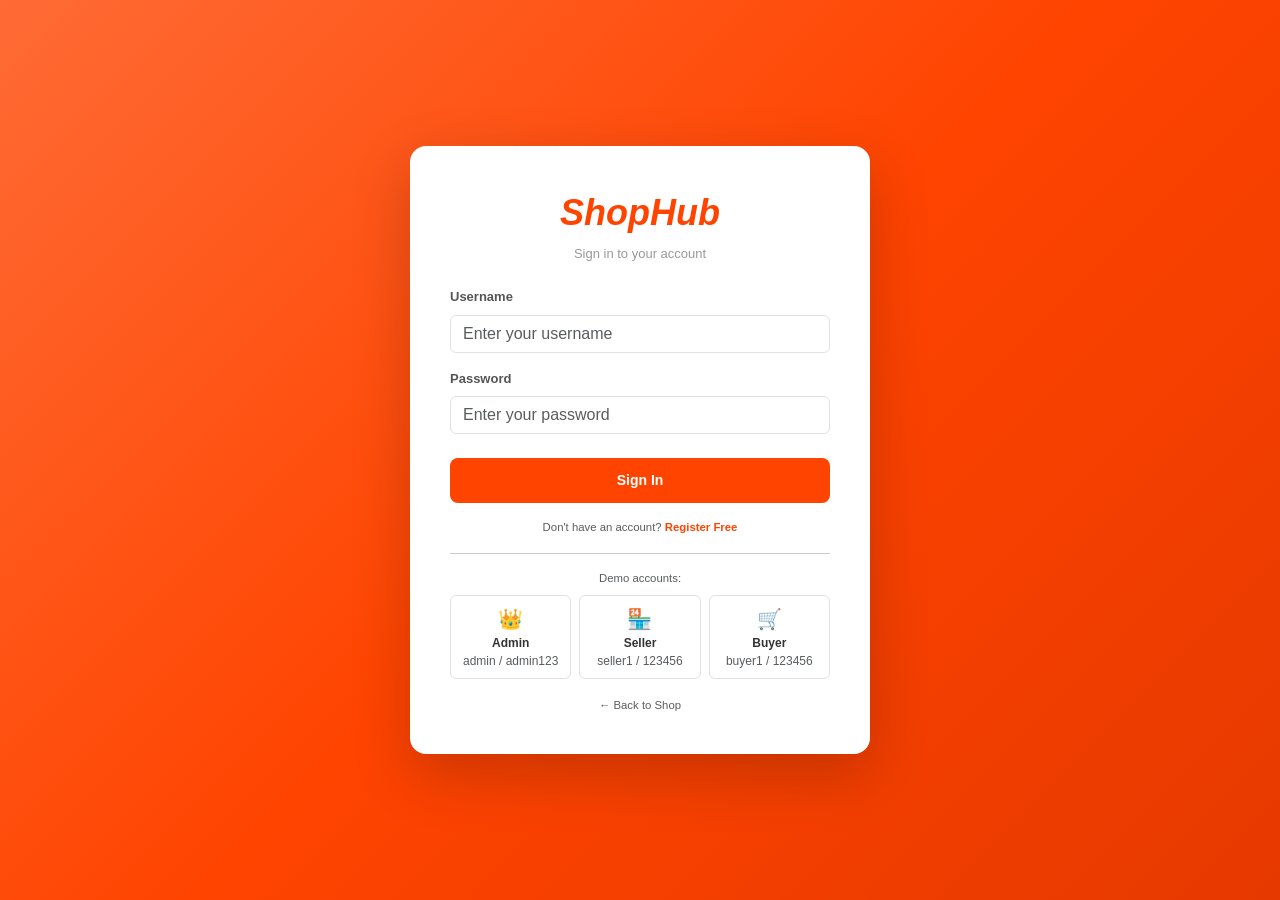
<file: login.html>
<!DOCTYPE html>
<html lang="en">
<head>
  <meta charset="UTF-8"/>
  <meta name="viewport" content="width=device-width, initial-scale=1.0"/>
  <title>Sign In — ShopHub</title>
  <link href="https://cdn.jsdelivr.net/npm/bootstrap@5.3.3/dist/css/bootstrap.min.css" rel="stylesheet"/>
  <link rel="stylesheet" href="/css/style.css"/>
</head>
<body>
<div class="auth-page">
  <div class="auth-card">
    <div class="auth-logo">ShopHub</div>
    <p class="auth-subtitle">Sign in to your account</p>

    <div id="error-msg" class="alert alert-danger py-2 d-none" role="alert"></div>

    <form id="login-form">
      <div class="mb-3">
        <label class="form-label">Username</label>
        <input type="text" id="username" class="form-control" placeholder="Enter your username" required autocomplete="username"/>
      </div>
      <div class="mb-4">
        <label class="form-label">Password</label>
        <input type="password" id="password" class="form-control" placeholder="Enter your password" required autocomplete="current-password"/>
      </div>
      <button type="submit" class="btn-auth mb-3">Sign In</button>
    </form>

    <div class="text-center text-muted small mb-3">
      Don't have an account? <a href="register.html" style="color:var(--primary);font-weight:600;">Register Free</a>
    </div>

    <hr class="my-3"/>
    <div class="text-muted small text-center mb-2">Demo accounts:</div>
    <div class="row g-2">
      <div class="col-4">
        <div class="demo-box text-center p-2 border rounded" style="cursor:pointer;font-size:12px;" onclick="fillDemo('admin','admin123')">
          <div style="font-size:20px;">👑</div>
          <div class="fw-bold">Admin</div>
          <div class="text-muted">admin / admin123</div>
        </div>
      </div>
      <div class="col-4">
        <div class="demo-box text-center p-2 border rounded" style="cursor:pointer;font-size:12px;" onclick="fillDemo('seller1','123456')">
          <div style="font-size:20px;">🏪</div>
          <div class="fw-bold">Seller</div>
          <div class="text-muted">seller1 / 123456</div>
        </div>
      </div>
      <div class="col-4">
        <div class="demo-box text-center p-2 border rounded" style="cursor:pointer;font-size:12px;" onclick="fillDemo('buyer1','123456')">
          <div style="font-size:20px;">🛒</div>
          <div class="fw-bold">Buyer</div>
          <div class="text-muted">buyer1 / 123456</div>
        </div>
      </div>
    </div>
    <div class="text-center mt-3">
      <a href="index.html" class="text-muted small">← Back to Shop</a>
    </div>
  </div>
</div>

<script src="/js/core/constants.js"></script>
<script src="/js/core/api.js"></script>
<script src="/js/core/auth.js"></script>
<script src="/js/core/utils.js"></script>
<script src="/js/pages/login.js"></script>
</body>
</html>
</file>
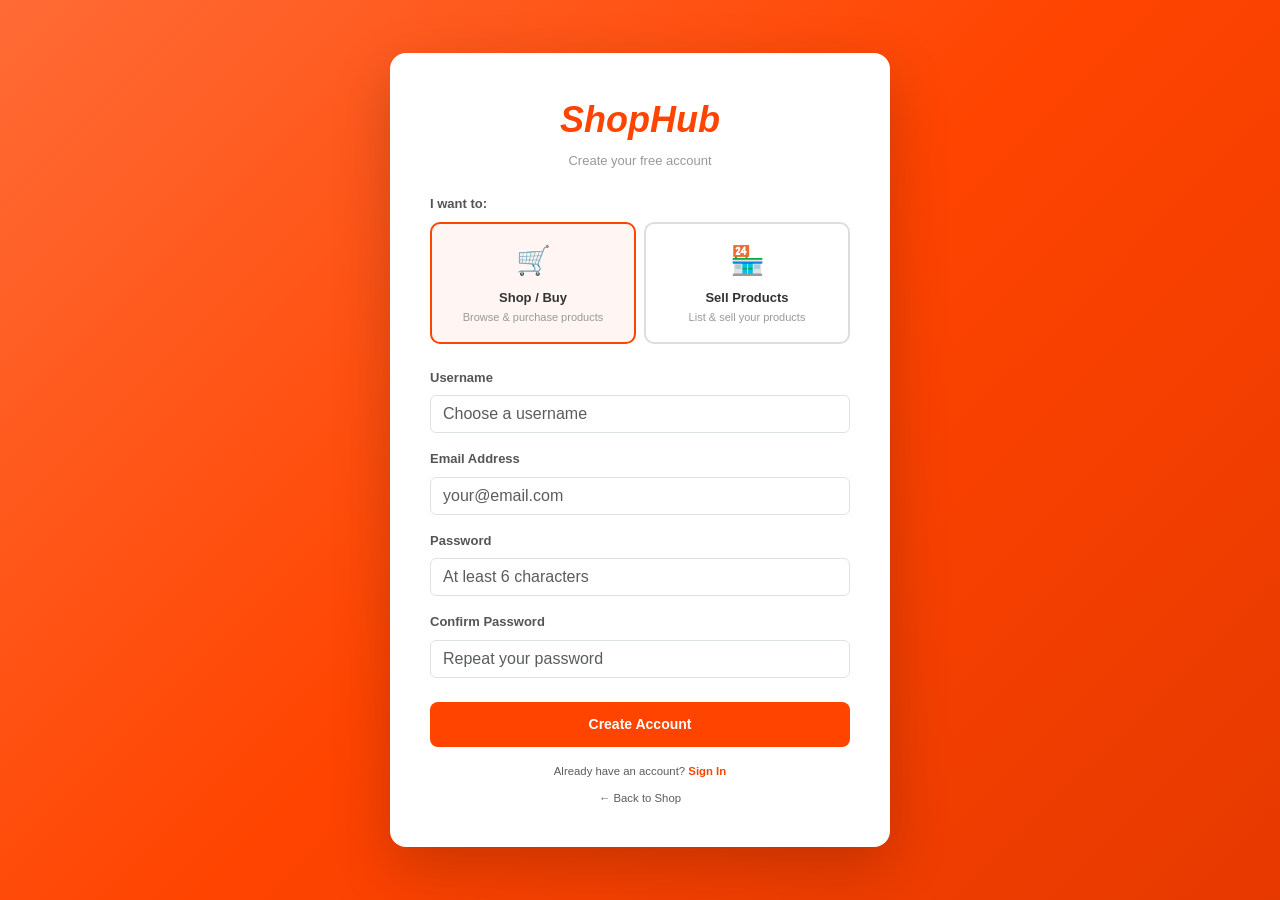
<file: register.html>
<!DOCTYPE html>
<html lang="en">
<head>
  <meta charset="UTF-8"/>
  <meta name="viewport" content="width=device-width, initial-scale=1.0"/>
  <title>Register — ShopHub</title>
  <link href="https://cdn.jsdelivr.net/npm/bootstrap@5.3.3/dist/css/bootstrap.min.css" rel="stylesheet"/>
  <link rel="stylesheet" href="/css/style.css"/>
</head>
<body>
<div class="auth-page">
  <div class="auth-card" style="max-width:500px">
    <div class="auth-logo">ShopHub</div>
    <p class="auth-subtitle">Create your free account</p>

    <div class="mb-4">
      <label class="form-label fw-bold">I want to:</label>
      <div class="row g-2">
        <div class="col-6">
          <button type="button" class="role-btn selected" id="role-buyer" onclick="selectRole('buyer')">
            <span class="role-emoji">🛒</span>
            <div class="role-name">Shop / Buy</div>
            <div class="role-desc">Browse &amp; purchase products</div>
          </button>
        </div>
        <div class="col-6">
          <button type="button" class="role-btn" id="role-seller" onclick="selectRole('seller')">
            <span class="role-emoji">🏪</span>
            <div class="role-name">Sell Products</div>
            <div class="role-desc">List &amp; sell your products</div>
          </button>
        </div>
      </div>
    </div>

    <div id="error-msg" class="alert alert-danger py-2 d-none"></div>

    <form id="register-form">
      <input type="hidden" id="selected-role" value="buyer"/>
      <div class="mb-3" id="shopname-field" style="display:none">
        <label class="form-label">Shop Name</label>
        <input type="text" id="shopname" class="form-control" placeholder="e.g. My Tech Store"/>
      </div>
      <div class="mb-3">
        <label class="form-label">Username</label>
        <input type="text" id="username" class="form-control" placeholder="Choose a username" required autocomplete="username"/>
      </div>
      <div class="mb-3">
        <label class="form-label">Email Address</label>
        <input type="email" id="email" class="form-control" placeholder="your@email.com" required autocomplete="email"/>
      </div>
      <div class="mb-3">
        <label class="form-label">Password</label>
        <input type="password" id="password" class="form-control" placeholder="At least 6 characters" required minlength="6" autocomplete="new-password"/>
      </div>
      <div class="mb-4">
        <label class="form-label">Confirm Password</label>
        <input type="password" id="confirm-password" class="form-control" placeholder="Repeat your password" required autocomplete="new-password"/>
      </div>
      <button type="submit" class="btn-auth mb-3">Create Account</button>
    </form>

    <div class="text-center text-muted small">
      Already have an account? <a href="/login.html" style="color:var(--primary);font-weight:600">Sign In</a>
    </div>
    <div class="text-center mt-2">
      <a href="/" class="text-muted small">← Back to Shop</a>
    </div>
  </div>
</div>

<script src="/js/core/constants.js"></script>
<script src="/js/core/api.js"></script>
<script src="/js/core/auth.js"></script>
<script src="/js/core/utils.js"></script>
<script src="/js/pages/register.js"></script>
</body>
</html>
</file>
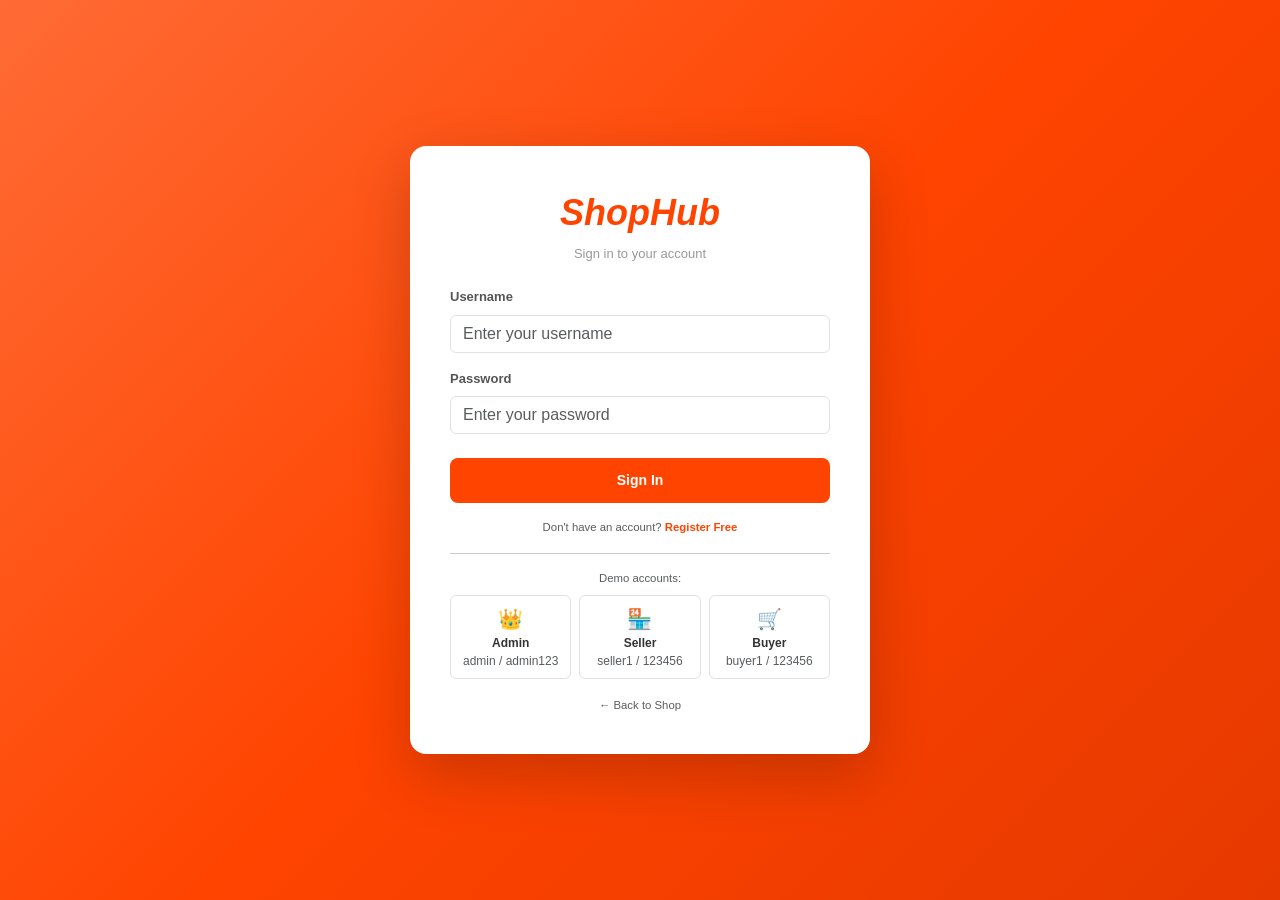
<file: pages/admin/announcements.html>
<!DOCTYPE html>
<html lang="en">
<head>
  <meta charset="UTF-8"/>
  <meta name="viewport" content="width=device-width, initial-scale=1.0"/>
  <title>Announcements — ShopHub</title>
  <link href="https://cdn.jsdelivr.net/npm/bootstrap@5.3.3/dist/css/bootstrap.min.css" rel="stylesheet"/>
  <link href="https://cdn.jsdelivr.net/npm/bootstrap-icons@1.11.3/font/bootstrap-icons.css" rel="stylesheet"/>
  <link rel="stylesheet" href="/css/style.css"/>
  <script>(function(){const s=localStorage.getItem('sh_session');if(!s){window.location.href='/login.html';return;}try{const p=JSON.parse(s);if(p.role!=='admin')window.location.href='/login.html';}catch{window.location.href='/login.html';}})()</script>
</head>
<body>
<div id="sh-nav"></div>

<div class="dash-page">
  <div class="dash-content">
    <div class="d-flex justify-content-between align-items-center mb-1">
      <div class="dash-title">📢 Announcements</div>
      <button class="btn btn-sm" style="background:var(--primary);color:#fff;" onclick="openModal()">
        <i class="bi bi-plus-circle me-1"></i> New Announcement
      </button>
    </div>
    <div class="dash-subtitle">Posts shown on the storefront homepage</div>

    <div class="table-card">
      <div class="card-heading">
        <span>Published</span>
        <span id="ann-count" class="text-muted small fw-normal"></span>
      </div>
      <div id="ann-empty" class="empty-state" style="display:none">
        <div class="empty-icon">📢</div>
        <div class="empty-text">No announcements yet</div>
        <div class="empty-sub">Click "New Announcement" to publish one</div>
      </div>
      <div id="ann-list"></div>
    </div>
  </div>
</div>

<!-- Add modal -->
<div class="modal fade" id="annModal" tabindex="-1">
  <div class="modal-dialog">
    <div class="modal-content">
      <div class="modal-header">
        <h5 class="modal-title">New Announcement</h5>
        <button class="btn-close" data-bs-dismiss="modal"></button>
      </div>
      <div class="modal-body">
        <div class="mb-3">
          <label class="form-label fw-bold">Title <span class="text-danger">*</span></label>
          <input type="text" id="a-title" class="form-control" placeholder="e.g. 🎉 Spring Sale is Live!" maxlength="200"/>
        </div>
        <div class="mb-3">
          <label class="form-label fw-bold">Content</label>
          <textarea id="a-content" class="form-control" rows="4" placeholder="Optional details visible to all visitors…"></textarea>
        </div>
      </div>
      <div class="modal-footer">
        <button class="btn btn-secondary" data-bs-dismiss="modal">Cancel</button>
        <button class="btn text-white" style="background:var(--primary)" onclick="saveAnn()">Publish</button>
      </div>
    </div>
  </div>
</div>

<!-- Delete modal -->
<div class="modal fade" id="delModal" tabindex="-1">
  <div class="modal-dialog modal-sm">
    <div class="modal-content">
      <div class="modal-header"><h5 class="modal-title">Delete announcement?</h5><button class="btn-close" data-bs-dismiss="modal"></button></div>
      <div class="modal-body">This will remove it from the storefront immediately.</div>
      <div class="modal-footer">
        <button class="btn btn-secondary btn-sm" data-bs-dismiss="modal">Cancel</button>
        <button class="btn btn-danger btn-sm" id="confirm-del-btn">Delete</button>
      </div>
    </div>
  </div>
</div>

<script src="https://cdn.jsdelivr.net/npm/bootstrap@5.3.3/dist/js/bootstrap.bundle.min.js"></script>
<script src="/js/core/constants.js"></script>
<script src="/js/core/api.js"></script>
<script src="/js/core/auth.js"></script>
<script src="/js/core/utils.js"></script>
<script src="/js/components/nav.js"></script>
<script src="/js/pages/admin/announcements.js"></script>
</body>
</html>
</file>
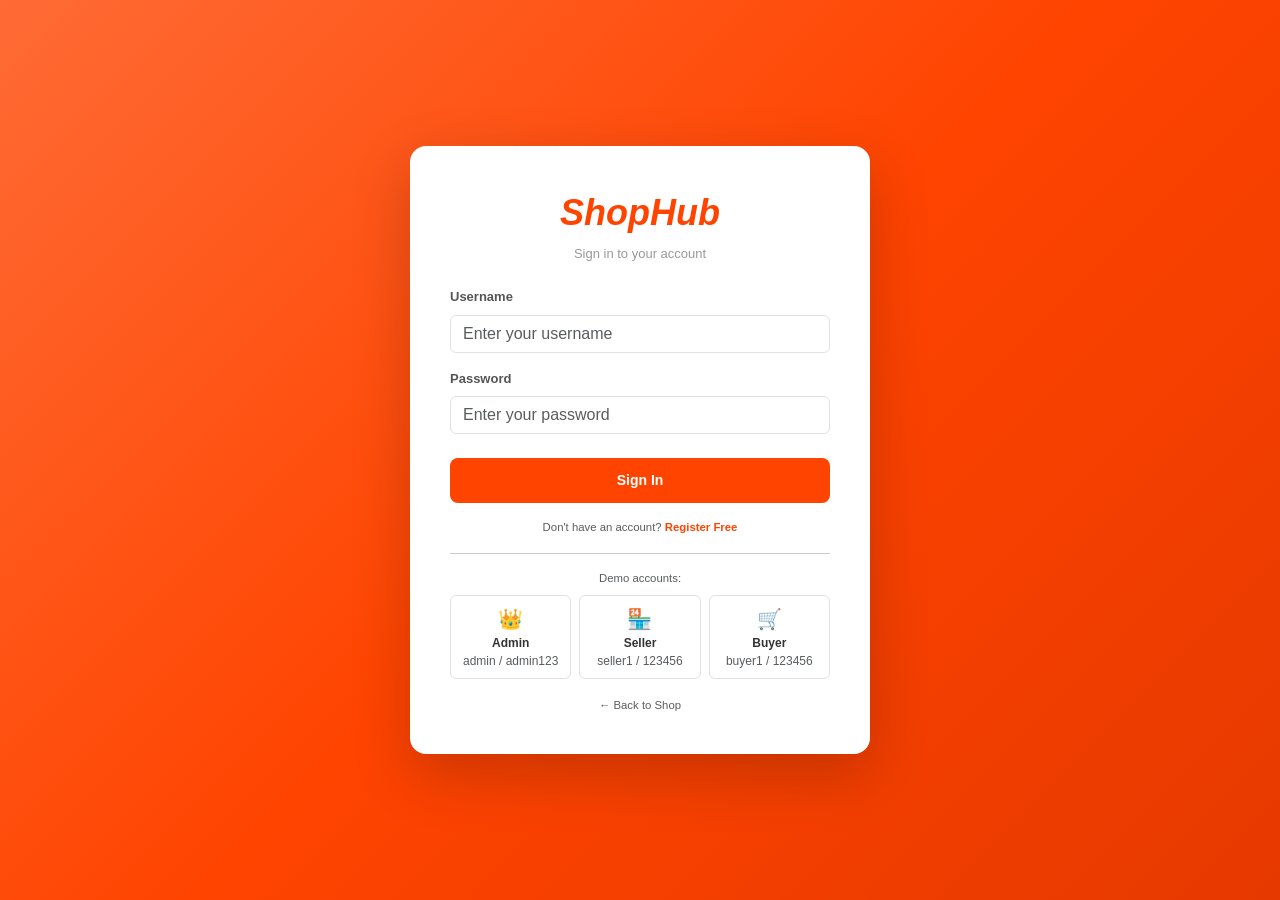
<file: pages/admin/dashboard.html>
<!DOCTYPE html>
<html lang="en">
<head>
  <meta charset="UTF-8"/>
  <meta name="viewport" content="width=device-width, initial-scale=1.0"/>
  <title>Admin Dashboard — ShopHub</title>
  <link href="https://cdn.jsdelivr.net/npm/bootstrap@5.3.3/dist/css/bootstrap.min.css" rel="stylesheet"/>
  <link href="https://cdn.jsdelivr.net/npm/bootstrap-icons@1.11.3/font/bootstrap-icons.css" rel="stylesheet"/>
  <link rel="stylesheet" href="/css/style.css"/>
  <script>(function(){const s=localStorage.getItem('sh_session');if(!s){window.location.href='/login.html';return;}try{const p=JSON.parse(s);if(p.role!=='admin')window.location.href='/login.html';}catch{window.location.href='/login.html';}})()</script>
</head>
<body>
<div id="sh-nav"></div>

<div class="dash-page">
  <div class="dash-content">
    <div class="dash-title">👑 Admin Dashboard</div>
    <div class="dash-subtitle">System overview and management</div>

    <div class="row g-3 mb-4">
      <div class="col-6 col-md-2"><div class="stat-card orange"><div><div class="stat-value" id="st-users">0</div><div class="stat-label">Total Users</div></div></div></div>
      <div class="col-6 col-md-2"><div class="stat-card green"><div><div class="stat-value" id="st-sellers">0</div><div class="stat-label">Sellers</div></div></div></div>
      <div class="col-6 col-md-2"><div class="stat-card blue"><div><div class="stat-value" id="st-buyers">0</div><div class="stat-label">Buyers</div></div></div></div>
      <div class="col-6 col-md-2"><div class="stat-card purple"><div><div class="stat-value" id="st-products">0</div><div class="stat-label">Products</div></div></div></div>
      <div class="col-6 col-md-2"><div class="stat-card teal"><div><div class="stat-value" id="st-orders">0</div><div class="stat-label">Orders</div></div></div></div>
      <div class="col-6 col-md-2"><div class="stat-card orange"><div><div class="stat-value" id="st-disabled">0</div><div class="stat-label">Disabled</div></div></div></div>
    </div>

    <div class="row g-3">
      <div class="col-md-4">
        <div class="table-card h-100">
          <div class="card-heading">Quick Actions</div>
          <div class="d-grid gap-2">
            <a href="/pages/admin/users.html"         class="btn btn-sm" style="background:var(--primary);color:#fff;"><i class="bi bi-people me-1"></i> Manage Users</a>
            <a href="/pages/admin/announcements.html" class="btn btn-outline-secondary btn-sm"><i class="bi bi-megaphone me-1"></i> Announcements</a>
            <a href="/"                               class="btn btn-outline-secondary btn-sm"><i class="bi bi-shop me-1"></i> View Storefront</a>
          </div>
          <hr/>
          <div class="text-muted small">
            <div class="fw-bold mb-2">Admin Credentials:</div>
            <div>Username: <code>admin</code></div>
            <div>Role: Built-in (cannot be disabled)</div>
          </div>
        </div>
      </div>
      <div class="col-md-8">
        <div class="table-card h-100">
          <div class="card-heading">Recent Registrations</div>
          <div class="table-responsive">
            <table class="table">
              <thead><tr><th>Username</th><th>Role</th><th>Email</th><th>Status</th><th>Joined</th></tr></thead>
              <tbody id="recent-users-tbody"></tbody>
            </table>
          </div>
        </div>
      </div>
    </div>
  </div>
</div>

<script src="/js/core/constants.js"></script>
<script src="/js/core/api.js"></script>
<script src="/js/core/auth.js"></script>
<script src="/js/core/utils.js"></script>
<script src="/js/components/nav.js"></script>
<script src="/js/pages/admin/dashboard.js"></script>
</body>
</html>
</file>
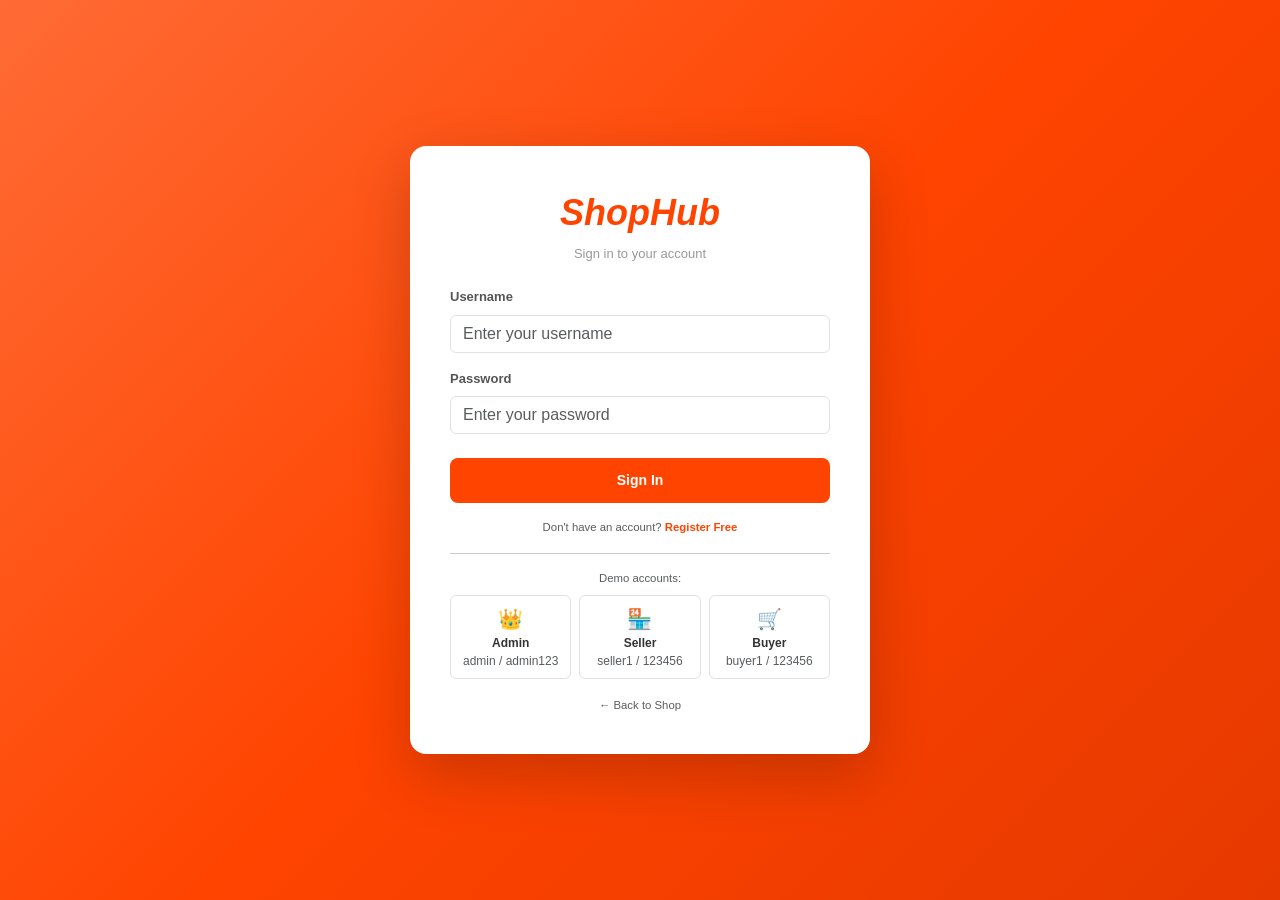
<file: pages/admin/users.html>
<!DOCTYPE html>
<html lang="en">
<head>
  <meta charset="UTF-8"/>
  <meta name="viewport" content="width=device-width, initial-scale=1.0"/>
  <title>User Management — ShopHub</title>
  <link href="https://cdn.jsdelivr.net/npm/bootstrap@5.3.3/dist/css/bootstrap.min.css" rel="stylesheet"/>
  <link href="https://cdn.jsdelivr.net/npm/bootstrap-icons@1.11.3/font/bootstrap-icons.css" rel="stylesheet"/>
  <link rel="stylesheet" href="/css/style.css"/>
  <script>(function(){const s=localStorage.getItem('sh_session');if(!s){window.location.href='/login.html';return;}try{const p=JSON.parse(s);if(p.role!=='admin')window.location.href='/login.html';}catch{window.location.href='/login.html';}})()</script>
</head>
<body>
<div id="sh-nav"></div>

<div class="dash-page">
  <div class="dash-content">
    <div class="dash-title">👥 User Management</div>
    <div class="dash-subtitle">Enable, disable and reset passwords for registered users</div>

    <div class="filter-bar mb-4 d-flex align-items-center gap-2 flex-wrap">
      <span class="fw-bold text-muted small me-2">Filter:</span>
      <button class="category-pill active" id="filter-all"      onclick="setFilter('')">All Users</button>
      <button class="category-pill"        id="filter-seller"   onclick="setFilter('seller')">Sellers</button>
      <button class="category-pill"        id="filter-buyer"    onclick="setFilter('buyer')">Buyers</button>
      <button class="category-pill"        id="filter-active"   onclick="setFilter('active')">Active</button>
      <button class="category-pill"        id="filter-disabled" onclick="setFilter('disabled')">Disabled</button>
      <div class="ms-auto">
        <input type="text" id="search-user" class="form-control form-control-sm" placeholder="Search username…" style="width:180px"/>
      </div>
    </div>

    <div class="table-card">
      <div class="card-heading">
        <span>Registered Users</span>
        <span id="user-count" class="text-muted small fw-normal"></span>
      </div>
      <div class="table-responsive">
        <table class="table">
          <thead>
            <tr><th>Username</th><th>Role</th><th>Email</th><th>Shop Name</th><th>Status</th><th>Joined</th><th>Actions</th></tr>
          </thead>
          <tbody id="users-tbody"></tbody>
        </table>
      </div>
      <div id="users-empty" class="empty-state" style="display:none">
        <div class="empty-icon">👥</div><div class="empty-text">No users found</div>
      </div>
    </div>
  </div>
</div>

<!-- Reset Password Modal -->
<div class="modal fade" id="resetModal" tabindex="-1">
  <div class="modal-dialog modal-sm">
    <div class="modal-content">
      <div class="modal-header"><h5 class="modal-title">Reset Password</h5><button class="btn-close" data-bs-dismiss="modal"></button></div>
      <div class="modal-body">
        Reset password for <strong id="reset-username"></strong>?
        <div class="mt-2 p-2 rounded" style="background:#f8f9fa;font-size:13px">New password: <code class="fw-bold">123456</code></div>
      </div>
      <div class="modal-footer">
        <button class="btn btn-secondary btn-sm" data-bs-dismiss="modal">Cancel</button>
        <button class="btn btn-warning btn-sm" id="confirm-reset-btn">Reset</button>
      </div>
    </div>
  </div>
</div>

<!-- Toggle Modal -->
<div class="modal fade" id="toggleModal" tabindex="-1">
  <div class="modal-dialog modal-sm">
    <div class="modal-content">
      <div class="modal-header"><h5 class="modal-title" id="toggle-modal-title">Disable Account</h5><button class="btn-close" data-bs-dismiss="modal"></button></div>
      <div class="modal-body" id="toggle-modal-body">Are you sure?</div>
      <div class="modal-footer">
        <button class="btn btn-secondary btn-sm" data-bs-dismiss="modal">Cancel</button>
        <button class="btn btn-sm" id="confirm-toggle-btn">Confirm</button>
      </div>
    </div>
  </div>
</div>

<script src="https://cdn.jsdelivr.net/npm/bootstrap@5.3.3/dist/js/bootstrap.bundle.min.js"></script>
<script src="/js/core/constants.js"></script>
<script src="/js/core/api.js"></script>
<script src="/js/core/auth.js"></script>
<script src="/js/core/utils.js"></script>
<script src="/js/components/nav.js"></script>
<script src="/js/pages/admin/users.js"></script>
</body>
</html>
</file>
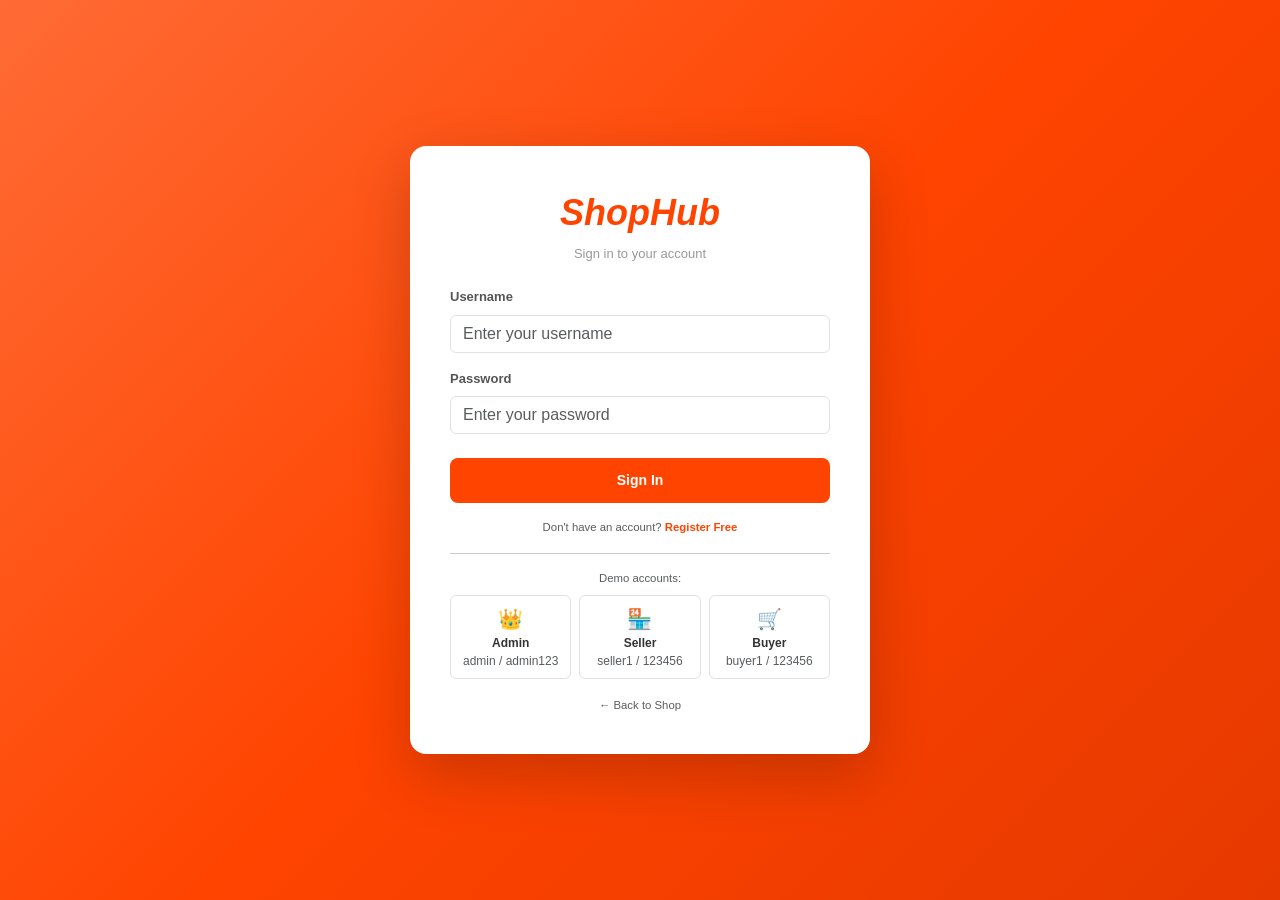
<file: pages/buyer/account.html>
<!DOCTYPE html>
<html lang="en">
<head>
  <meta charset="UTF-8"/>
  <meta name="viewport" content="width=device-width, initial-scale=1.0"/>
  <title>My Account — ShopHub</title>
  <link href="https://cdn.jsdelivr.net/npm/bootstrap@5.3.3/dist/css/bootstrap.min.css" rel="stylesheet"/>
  <link href="https://cdn.jsdelivr.net/npm/bootstrap-icons@1.11.3/font/bootstrap-icons.css" rel="stylesheet"/>
  <link rel="stylesheet" href="/css/style.css"/>
  <script>(function(){const s=localStorage.getItem('sh_session');if(!s){window.location.href='/login.html';return;}try{const p=JSON.parse(s);if(p.role!=='buyer')window.location.href='/login.html';}catch{window.location.href='/login.html';}})()</script>
</head>
<body>
<div id="sh-nav"></div>

<div class="dash-page">
  <div class="dash-content">
    <div class="dash-title">👤 My Account</div>
    <div class="dash-subtitle" id="welcome-sub">Manage your wallet, profile and orders</div>

    <div class="row g-3 mb-4">
      <div class="col-md-5">
        <div class="wallet-card">
          <div class="wallet-label-lg">💰 ShopHub Wallet</div>
          <div class="wallet-balance-lg" id="wallet-balance">¥0.00</div>
          <div class="wallet-hint">Funds used for purchases at checkout</div>
          <div class="d-flex gap-2 mt-3">
            <input type="number" id="topup-amount" class="form-control form-control-sm" placeholder="Add amount (¥)" min="1" step="10"/>
            <button class="btn btn-light btn-sm fw-bold" onclick="topUp()">Top Up</button>
          </div>
          <div class="d-flex gap-2 mt-2">
            <button class="btn btn-sm w-100" style="background:rgba(255,255,255,.2);color:#fff" onclick="quickTop(100)">+¥100</button>
            <button class="btn btn-sm w-100" style="background:rgba(255,255,255,.2);color:#fff" onclick="quickTop(500)">+¥500</button>
            <button class="btn btn-sm w-100" style="background:rgba(255,255,255,.2);color:#fff" onclick="quickTop(1000)">+¥1000</button>
          </div>
        </div>
      </div>
      <div class="col-md-7">
        <div class="row g-3 h-100">
          <div class="col-6"><div class="stat-card orange h-100"><div><div class="stat-value" id="st-orders">0</div><div class="stat-label">Total Orders</div></div><div class="stat-icon">📦</div></div></div>
          <div class="col-6"><div class="stat-card blue h-100"><div><div class="stat-value" id="st-spent">¥0</div><div class="stat-label">Total Spent</div></div><div class="stat-icon">💳</div></div></div>
          <div class="col-6"><div class="stat-card green h-100"><div><div class="stat-value" id="st-items">0</div><div class="stat-label">Items Bought</div></div><div class="stat-icon">🛒</div></div></div>
          <div class="col-6"><div class="stat-card purple h-100"><div><div class="stat-value" id="st-cart">0</div><div class="stat-label">Items in Cart</div></div><div class="stat-icon">🛍️</div></div></div>
        </div>
      </div>
    </div>

    <div class="row g-3">
      <div class="col-md-4">
        <div class="table-card h-100">
          <div class="card-heading">Profile</div>
          <div class="profile-row"><span class="profile-key">Username</span><span class="profile-val" id="p-username">—</span></div>
          <div class="profile-row"><span class="profile-key">Email</span><span class="profile-val" id="p-email">—</span></div>
          <div class="profile-row"><span class="profile-key">Role</span><span class="profile-val"><span class="sh-role-badge sh-role-buyer">buyer</span></span></div>
          <hr/>
          <div class="d-grid gap-2">
            <a href="/" class="btn btn-sm" style="background:var(--primary);color:#fff;"><i class="bi bi-shop me-1"></i> Continue Shopping</a>
            <a href="/pages/buyer/cart.html"   class="btn btn-outline-secondary btn-sm"><i class="bi bi-cart me-1"></i> View Cart</a>
            <a href="/pages/buyer/orders.html" class="btn btn-outline-secondary btn-sm"><i class="bi bi-bag-check me-1"></i> All Orders</a>
          </div>
        </div>
      </div>
      <div class="col-md-8">
        <div class="table-card h-100">
          <div class="card-heading">
            <span>Recent Orders</span>
            <a href="/pages/buyer/orders.html" class="see-more">View All →</a>
          </div>
          <div id="recent-empty" class="empty-state" style="display:none;padding:30px">
            <div class="empty-icon" style="font-size:40px">📋</div>
            <div class="empty-text">No orders yet</div>
            <div class="empty-sub">Start shopping to see your orders here</div>
          </div>
          <div id="recent-orders"></div>
        </div>
      </div>
    </div>
  </div>
</div>

<script src="/js/core/constants.js"></script>
<script src="/js/core/api.js"></script>
<script src="/js/core/auth.js"></script>
<script src="/js/core/utils.js"></script>
<script src="/js/components/nav.js"></script>
<script src="/js/pages/buyer/account.js"></script>
<script src="/js/components/ai-chat.js"></script>
</body>
</html>
</file>
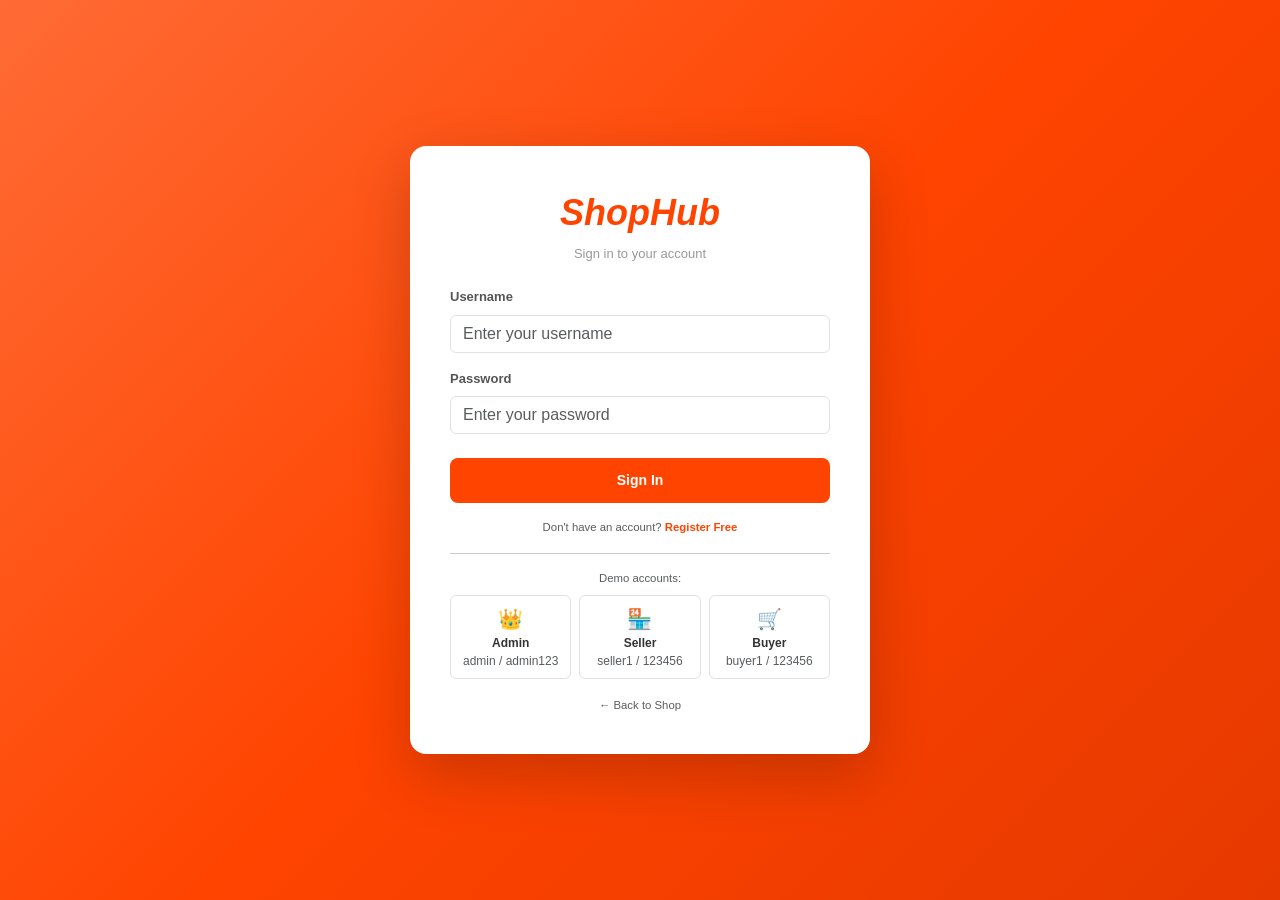
<file: pages/buyer/cart.html>
<!DOCTYPE html>
<html lang="en">
<head>
  <meta charset="UTF-8"/>
  <meta name="viewport" content="width=device-width, initial-scale=1.0"/>
  <title>My Cart — ShopHub</title>
  <link href="https://cdn.jsdelivr.net/npm/bootstrap@5.3.3/dist/css/bootstrap.min.css" rel="stylesheet"/>
  <link href="https://cdn.jsdelivr.net/npm/bootstrap-icons@1.11.3/font/bootstrap-icons.css" rel="stylesheet"/>
  <link rel="stylesheet" href="/css/style.css"/>
  <script>(function(){const s=localStorage.getItem('sh_session');if(!s){window.location.href='/login.html';return;}try{const p=JSON.parse(s);if(p.role!=='buyer')window.location.href='/login.html';}catch{window.location.href='/login.html';}})()</script>
</head>
<body>
<div id="sh-nav"></div>

<div class="dash-page">
  <div class="dash-content">
    <div class="dash-title">🛒 My Cart</div>
    <div class="dash-subtitle">Review your selected items before checkout</div>

    <div class="row g-4">
      <div class="col-md-8">
        <div id="cart-empty" class="empty-state" style="display:none">
          <div class="empty-icon">🛒</div>
          <div class="empty-text">Your cart is empty</div>
          <div class="empty-sub">Browse our products and add items to your cart</div>
          <a href="/" class="btn mt-3" style="background:var(--primary);color:#fff;">Browse Products</a>
        </div>
        <div id="cart-items"></div>
      </div>
      <div class="col-md-4">
        <div class="cart-summary" id="cart-summary" style="display:none">
          <div class="fw-bold mb-3" style="font-size:15px">Order Summary</div>
          <div class="d-flex justify-content-between mb-2">
            <span class="text-muted">Subtotal (<span id="sum-count">0</span> items)</span>
            <span id="sum-subtotal">¥0.00</span>
          </div>
          <div class="d-flex justify-content-between mb-2">
            <span class="text-muted">Shipping</span>
            <span class="text-success fw-bold">Free</span>
          </div>
          <hr/>
          <div class="d-flex justify-content-between mb-3 align-items-center">
            <span class="fw-bold">Total</span>
            <span class="cart-total" id="sum-total">¥0.00</span>
          </div>
          <a href="/pages/buyer/payment.html" class="btn w-100 fw-bold" style="background:var(--primary);color:#fff;padding:12px;border-radius:8px;">Proceed to Payment →</a>
          <a href="/" class="btn btn-outline-secondary w-100 mt-2 btn-sm">Continue Shopping</a>
          <div class="mt-3 p-3 rounded" style="background:#fff8f5;font-size:12px;color:#999">
            <i class="bi bi-shield-check text-success me-1"></i> Buyer Protection guaranteed.
          </div>
        </div>
      </div>
    </div>
  </div>
</div>

<script src="/js/core/constants.js"></script>
<script src="/js/core/api.js"></script>
<script src="/js/core/auth.js"></script>
<script src="/js/core/utils.js"></script>
<script src="/js/components/nav.js"></script>
<script src="/js/pages/buyer/cart.js"></script>
<script src="/js/components/ai-chat.js"></script>
</body>
</html>
</file>
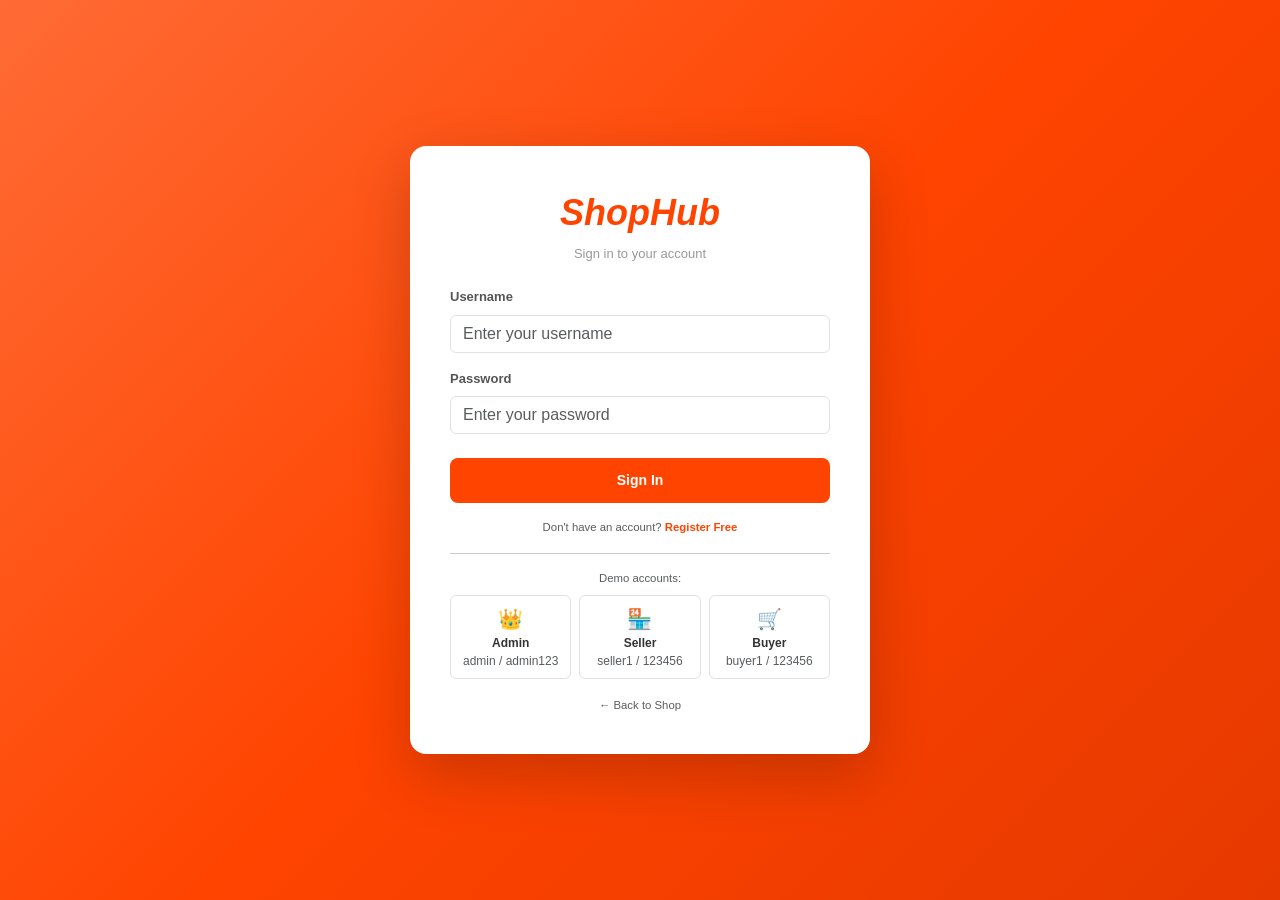
<file: pages/buyer/orders.html>
<!DOCTYPE html>
<html lang="en">
<head>
  <meta charset="UTF-8"/>
  <meta name="viewport" content="width=device-width, initial-scale=1.0"/>
  <title>My Orders — ShopHub</title>
  <link href="https://cdn.jsdelivr.net/npm/bootstrap@5.3.3/dist/css/bootstrap.min.css" rel="stylesheet"/>
  <link href="https://cdn.jsdelivr.net/npm/bootstrap-icons@1.11.3/font/bootstrap-icons.css" rel="stylesheet"/>
  <link rel="stylesheet" href="/css/style.css"/>
  <script>(function(){const s=localStorage.getItem('sh_session');if(!s){window.location.href='/login.html';return;}try{const p=JSON.parse(s);if(p.role!=='buyer')window.location.href='/login.html';}catch{window.location.href='/login.html';}})()</script>
</head>
<body>
<div id="sh-nav"></div>

<div class="dash-page">
  <div class="dash-content">
    <div class="d-flex justify-content-between align-items-center mb-1">
      <div class="dash-title">📋 My Orders</div>
      <a href="/" class="btn btn-sm" style="background:var(--primary);color:#fff;">Continue Shopping</a>
    </div>
    <div class="dash-subtitle">Your purchase history</div>

    <div class="row g-3 mb-4">
      <div class="col-6 col-md-3"><div class="stat-card orange"><div><div class="stat-value" id="st-orders">0</div><div class="stat-label">Total Orders</div></div><div class="stat-icon">📦</div></div></div>
      <div class="col-6 col-md-3"><div class="stat-card blue"><div><div class="stat-value" id="st-spent">¥0</div><div class="stat-label">Total Spent</div></div><div class="stat-icon">💳</div></div></div>
      <div class="col-6 col-md-3"><div class="stat-card green"><div><div class="stat-value" id="st-items">0</div><div class="stat-label">Items Bought</div></div><div class="stat-icon">🛒</div></div></div>
      <div class="col-6 col-md-3"><div class="stat-card purple"><div><div class="stat-value" id="wallet-bal">¥0</div><div class="stat-label">Wallet Balance</div></div><div class="stat-icon">💰</div></div></div>
    </div>

    <div class="table-card">
      <div class="card-heading">Order History</div>
      <div id="orders-empty" class="empty-state" style="display:none">
        <div class="empty-icon">📋</div><div class="empty-text">No orders yet</div>
        <div class="empty-sub">Start shopping to see your orders here</div>
        <a href="/" class="btn mt-3" style="background:var(--primary);color:#fff;">Browse Products</a>
      </div>
      <div id="orders-table-wrap">
        <div class="table-responsive">
          <table class="table">
            <thead><tr><th>Order #</th><th>Items</th><th>Total</th><th>Status</th><th>Date</th></tr></thead>
            <tbody id="orders-tbody"></tbody>
          </table>
        </div>
      </div>
    </div>
  </div>
</div>

<script src="/js/core/constants.js"></script>
<script src="/js/core/api.js"></script>
<script src="/js/core/auth.js"></script>
<script src="/js/core/utils.js"></script>
<script src="/js/components/nav.js"></script>
<script src="/js/pages/buyer/orders.js"></script>
<script src="/js/components/ai-chat.js"></script>
</body>
</html>
</file>
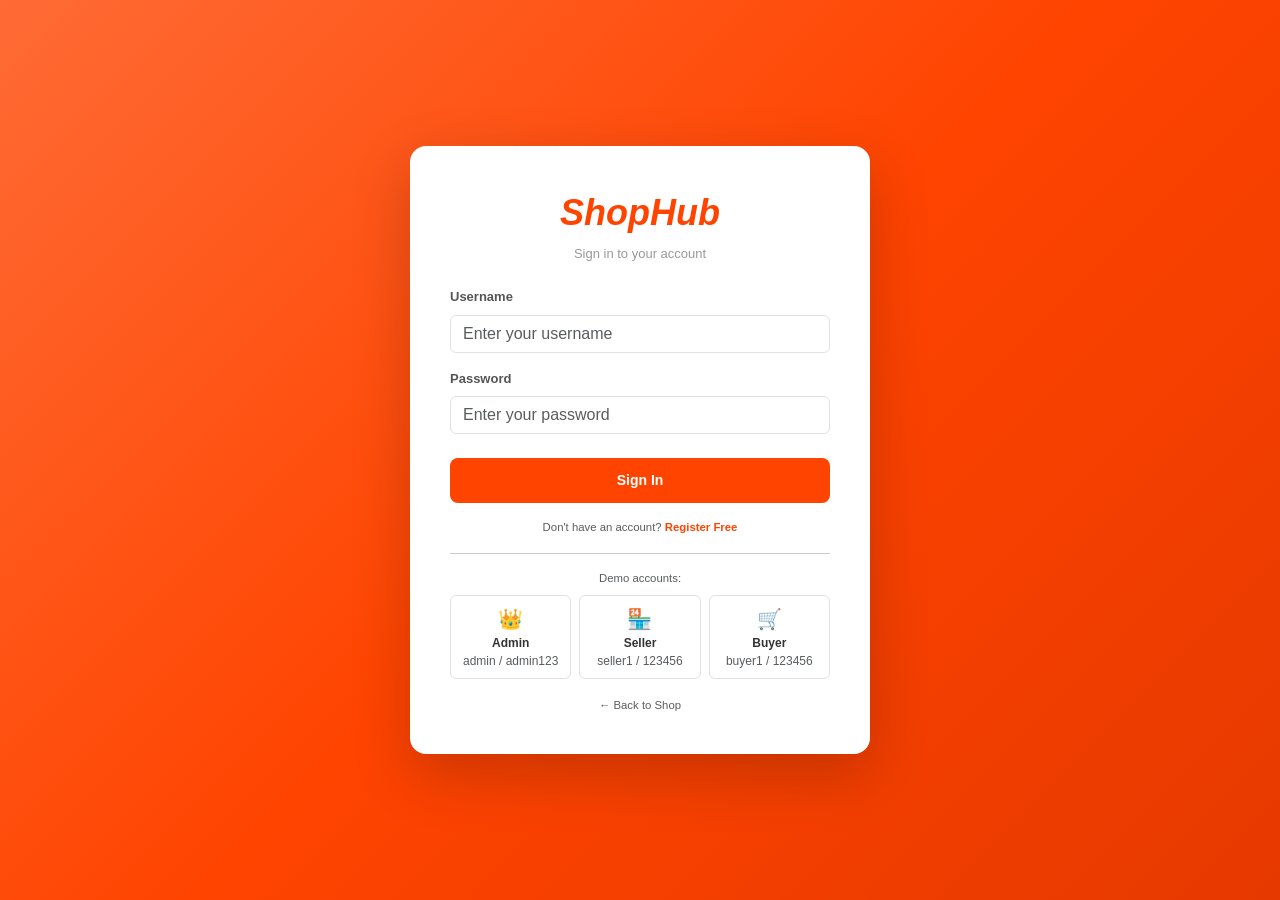
<file: pages/buyer/payment.html>
<!DOCTYPE html>
<html lang="en">
<head>
  <meta charset="UTF-8"/>
  <meta name="viewport" content="width=device-width, initial-scale=1.0"/>
  <title>Payment — ShopHub</title>
  <link href="https://cdn.jsdelivr.net/npm/bootstrap@5.3.3/dist/css/bootstrap.min.css" rel="stylesheet"/>
  <link href="https://cdn.jsdelivr.net/npm/bootstrap-icons@1.11.3/font/bootstrap-icons.css" rel="stylesheet"/>
  <link rel="stylesheet" href="/css/style.css"/>
  <script>(function(){const s=localStorage.getItem('sh_session');if(!s){window.location.href='/login.html';return;}try{const p=JSON.parse(s);if(p.role!=='buyer')window.location.href='/login.html';}catch{window.location.href='/login.html';}})()</script>
</head>
<body>
<div id="sh-nav"></div>

<div class="dash-page">
  <div class="dash-content" style="max-width:800px">

    <div id="success-view" style="display:none">
      <div class="payment-card text-center">
        <div class="success-anim">
          <div class="check">✅</div>
          <h3 class="fw-bold mt-3" style="color:#27ae60">Payment Successful!</h3>
          <p class="text-muted mb-1" id="success-msg-text">Your order has been placed.</p>
          <p class="text-muted small mb-4">Redirecting to your orders…</p>
          <a href="/pages/buyer/orders.html" class="btn fw-bold" style="background:var(--primary);color:#fff;padding:10px 32px;border-radius:8px;">View My Orders</a>
        </div>
      </div>
    </div>

    <div id="empty-view" style="display:none">
      <div class="payment-card">
        <div class="empty-state">
          <div class="empty-icon">🛒</div>
          <div class="empty-text">Your cart is empty</div>
          <a href="/" class="btn mt-3" style="background:var(--primary);color:#fff;">Browse Products</a>
        </div>
      </div>
    </div>

    <div id="payment-view">
      <div class="dash-title">💳 Checkout</div>
      <div class="dash-subtitle">Review your order and complete payment</div>

      <div class="row g-4">
        <div class="col-md-7">
          <div class="payment-card">
            <div class="fw-bold mb-3" style="font-size:15px">📋 Order Summary</div>
            <div id="order-items"></div>
            <hr/>
            <div class="d-flex justify-content-between mb-1"><span class="text-muted">Subtotal</span><span id="pay-subtotal">¥0.00</span></div>
            <div class="d-flex justify-content-between mb-1"><span class="text-muted">Shipping</span><span class="text-success">Free</span></div>
            <div class="d-flex justify-content-between align-items-center mt-2">
              <span class="fw-bold fs-6">Total</span>
              <span class="fw-bold" style="font-size:22px;color:var(--primary)" id="pay-total">¥0.00</span>
            </div>
          </div>
        </div>
        <div class="col-md-5">
          <div class="payment-card mb-3">
            <div class="wallet-display mb-3">
              <div class="wallet-label mb-1">💰 ShopHub Wallet</div>
              <div class="wallet-balance" id="wallet-balance">¥0.00</div>
              <div class="wallet-label mt-1" id="wallet-after-text"></div>
            </div>
            <div class="mb-3">
              <label class="form-label fw-bold" style="font-size:12px">Add Funds to Wallet</label>
              <div class="input-group input-group-sm">
                <span class="input-group-text">¥</span>
                <input type="number" id="topup-amount" class="form-control" placeholder="100" min="1"/>
                <button class="btn btn-outline-success" onclick="topUpWallet()">Add</button>
              </div>
            </div>
            <div id="insufficient-warn" class="alert alert-warning py-2 small d-none">
              <i class="bi bi-exclamation-triangle me-1"></i> Insufficient balance. Please add funds.
            </div>
            <button class="btn w-100 fw-bold mt-1" id="pay-btn" style="background:var(--primary);color:#fff;padding:12px;border-radius:8px;" onclick="confirmPayment()">
              <i class="bi bi-lock me-1"></i> Confirm Payment
            </button>
            <a href="/pages/buyer/cart.html" class="btn btn-outline-secondary w-100 mt-2 btn-sm">← Back to Cart</a>
          </div>
          <div class="payment-card" style="font-size:12px;color:#999">
            <div class="fw-bold mb-2" style="color:#555">🔒 Secure Payment</div>
            <div><i class="bi bi-shield-check text-success me-1"></i> Buyer Protection guaranteed</div>
            <div class="mt-1"><i class="bi bi-arrow-counterclockwise text-primary me-1"></i> Easy returns within 30 days</div>
            <div class="mt-1"><i class="bi bi-headset text-warning me-1"></i> 24/7 Customer Support</div>
          </div>
        </div>
      </div>
    </div>
  </div>
</div>

<script src="/js/core/constants.js"></script>
<script src="/js/core/api.js"></script>
<script src="/js/core/auth.js"></script>
<script src="/js/core/utils.js"></script>
<script src="/js/components/nav.js"></script>
<script src="/js/pages/buyer/payment.js"></script>
<script src="/js/components/ai-chat.js"></script>
</body>
</html>
</file>
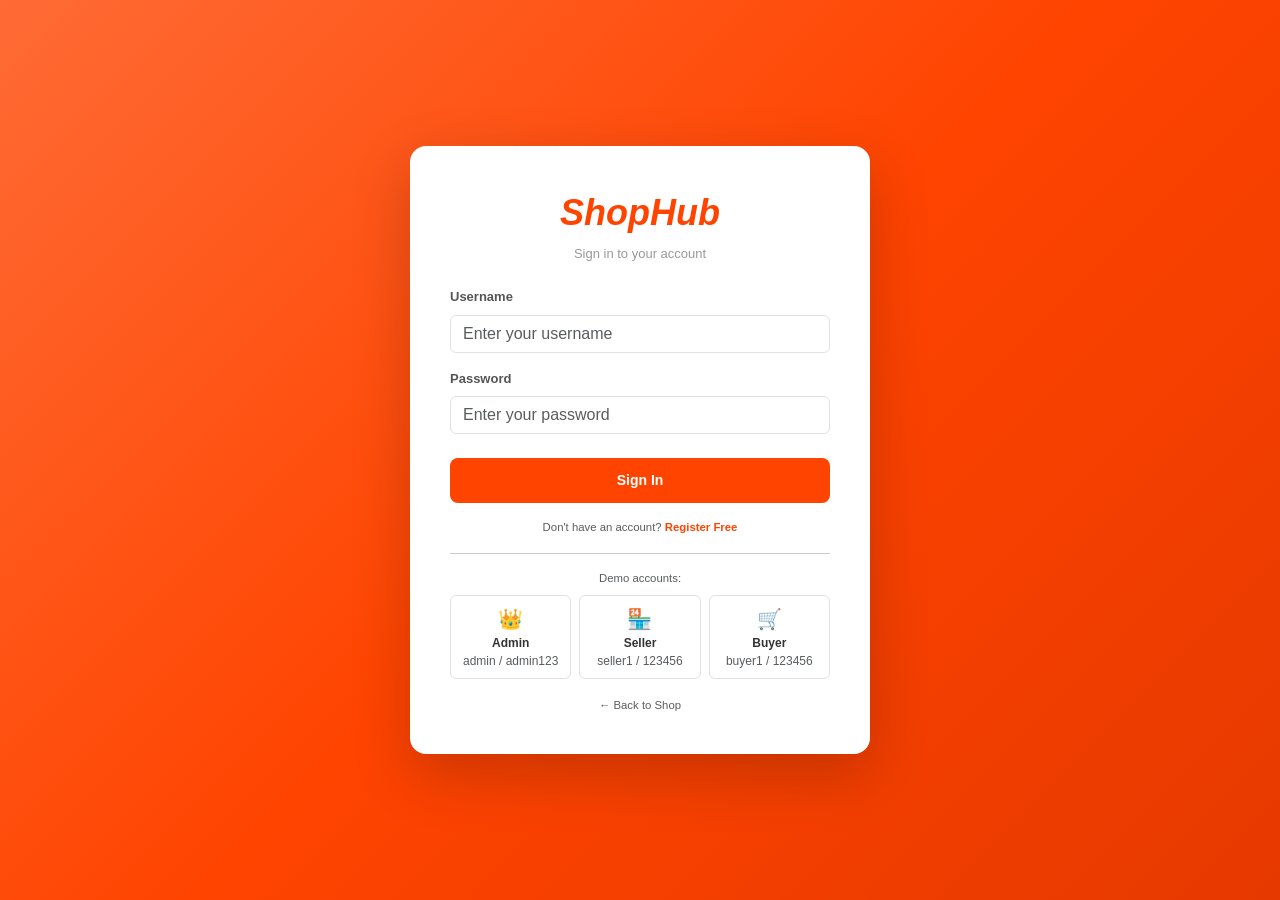
<file: pages/seller/dashboard.html>
<!DOCTYPE html>
<html lang="en">
<head>
  <meta charset="UTF-8"/>
  <meta name="viewport" content="width=device-width, initial-scale=1.0"/>
  <title>Seller Dashboard — ShopHub</title>
  <link href="https://cdn.jsdelivr.net/npm/bootstrap@5.3.3/dist/css/bootstrap.min.css" rel="stylesheet"/>
  <link href="https://cdn.jsdelivr.net/npm/bootstrap-icons@1.11.3/font/bootstrap-icons.css" rel="stylesheet"/>
  <link rel="stylesheet" href="/css/style.css"/>
  <script>(function(){const s=localStorage.getItem('sh_session');if(!s){window.location.href='/login.html';return;}try{const p=JSON.parse(s);if(p.role!=='seller')window.location.href='/login.html';}catch{window.location.href='/login.html';}})()</script>
</head>
<body>
<div id="sh-nav"></div>

<div class="dash-page">
  <div class="dash-content">
    <div class="dash-title" id="welcome-msg">Welcome back!</div>
    <div class="dash-subtitle">Here's your store overview</div>

    <div class="row g-3 mb-4">
      <div class="col-6 col-md-3">
        <div class="stat-card orange"><div><div class="stat-value" id="stat-products">0</div><div class="stat-label">Products Listed</div></div><div class="stat-icon">📦</div></div>
      </div>
      <div class="col-6 col-md-3">
        <div class="stat-card green"><div><div class="stat-value" id="stat-orders">0</div><div class="stat-label">Total Orders</div></div><div class="stat-icon">🛒</div></div>
      </div>
      <div class="col-6 col-md-3">
        <div class="stat-card blue"><div><div class="stat-value" id="stat-revenue">¥0</div><div class="stat-label">Total Revenue</div></div><div class="stat-icon">💰</div></div>
      </div>
      <div class="col-6 col-md-3">
        <div class="stat-card purple"><div><div class="stat-value" id="stat-units">0</div><div class="stat-label">Units Sold</div></div><div class="stat-icon">📈</div></div>
      </div>
    </div>

    <div class="row g-3 mb-4">
      <div class="col-md-4">
        <div class="table-card h-100">
          <div class="card-heading">Quick Actions</div>
          <div class="d-grid gap-2">
            <a href="/pages/seller/products.html" class="btn btn-sm" style="background:var(--primary);color:#fff;"><i class="bi bi-plus-circle me-1"></i> Add New Product</a>
            <a href="/pages/seller/products.html" class="btn btn-outline-secondary btn-sm"><i class="bi bi-grid me-1"></i> Manage Products</a>
            <a href="/pages/seller/stats.html"    class="btn btn-outline-secondary btn-sm"><i class="bi bi-bar-chart me-1"></i> Sales Statistics</a>
            <a href="/"                           class="btn btn-outline-secondary btn-sm"><i class="bi bi-shop me-1"></i> View Storefront</a>
          </div>
        </div>
      </div>
      <div class="col-md-8">
        <div class="table-card h-100">
          <div class="card-heading">Recent Orders</div>
          <div id="recent-orders">
            <div class="empty-state" style="padding:30px">
              <div class="empty-icon" style="font-size:40px">📋</div>
              <div class="empty-text">No orders yet</div>
              <div class="empty-sub">Orders appear here when buyers purchase your products</div>
            </div>
          </div>
        </div>
      </div>
    </div>

    <div class="table-card" id="low-stock-card" style="display:none">
      <div class="card-heading">
        <span>⚠️ Low Stock Alert</span>
        <a href="/pages/seller/products.html" class="btn btn-sm btn-outline-warning">Manage Stock</a>
      </div>
      <div id="low-stock-list"></div>
    </div>
  </div>
</div>

<script src="/js/core/constants.js"></script>
<script src="/js/core/api.js"></script>
<script src="/js/core/auth.js"></script>
<script src="/js/core/utils.js"></script>
<script src="/js/components/nav.js"></script>
<script src="/js/pages/seller/dashboard.js"></script>
</body>
</html>
</file>
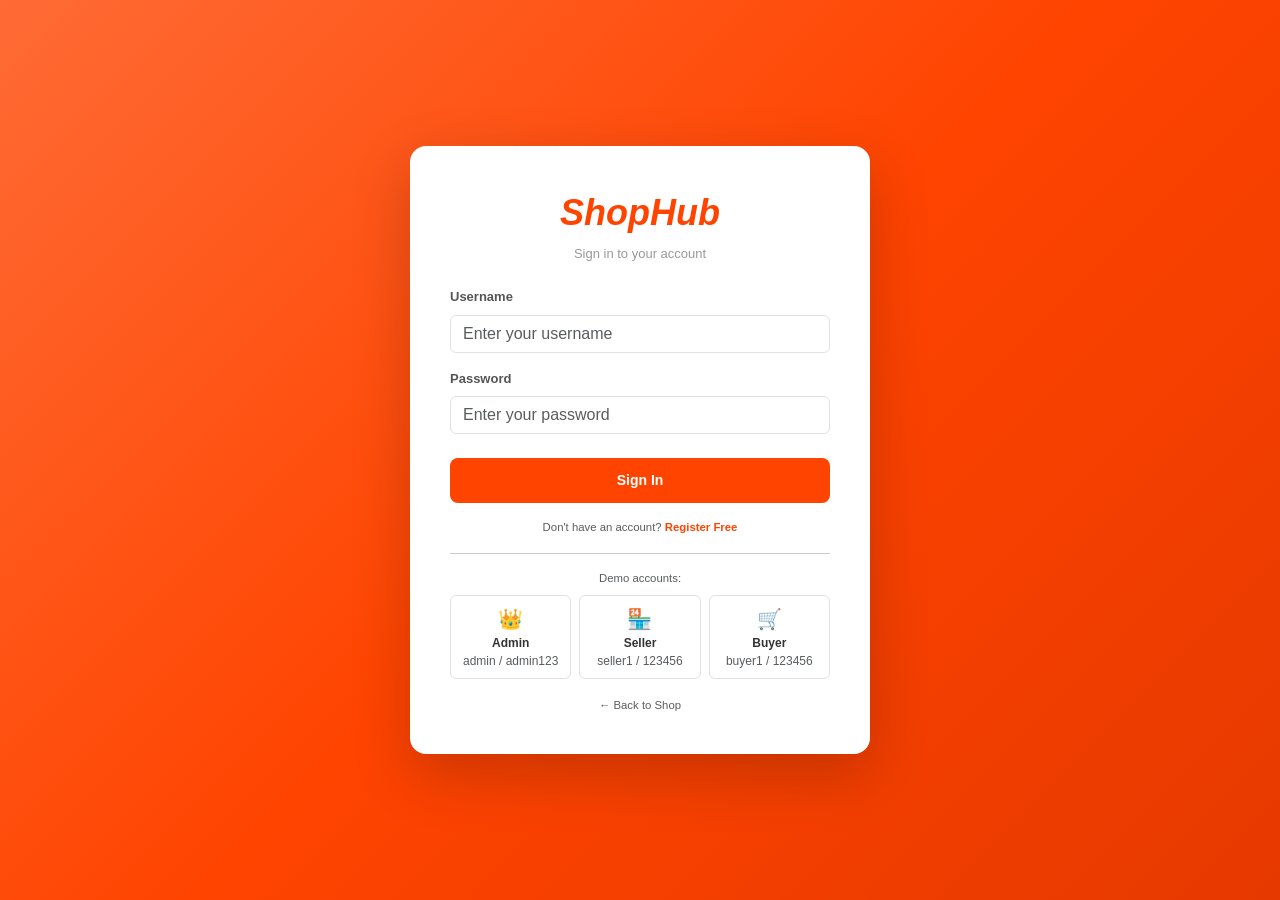
<file: pages/seller/products.html>
<!DOCTYPE html>
<html lang="en">
<head>
  <meta charset="UTF-8"/>
  <meta name="viewport" content="width=device-width, initial-scale=1.0"/>
  <title>My Products — ShopHub</title>
  <link href="https://cdn.jsdelivr.net/npm/bootstrap@5.3.3/dist/css/bootstrap.min.css" rel="stylesheet"/>
  <link href="https://cdn.jsdelivr.net/npm/bootstrap-icons@1.11.3/font/bootstrap-icons.css" rel="stylesheet"/>
  <link rel="stylesheet" href="/css/style.css"/>
  <script>(function(){const s=localStorage.getItem('sh_session');if(!s){window.location.href='/login.html';return;}try{const p=JSON.parse(s);if(p.role!=='seller')window.location.href='/login.html';}catch{window.location.href='/login.html';}})()</script>
</head>
<body>
<div id="sh-nav"></div>

<div class="dash-page">
  <div class="dash-content">
    <div class="d-flex justify-content-between align-items-center mb-1">
      <div class="dash-title">Product Management</div>
      <button class="btn btn-sm" style="background:var(--primary);color:#fff;" onclick="openModal()">
        <i class="bi bi-plus-circle me-1"></i> Add Product
      </button>
    </div>
    <div class="dash-subtitle">Manage your product listings</div>

    <div class="table-card">
      <div id="products-empty" class="empty-state" style="display:none">
        <div class="empty-icon">📦</div>
        <div class="empty-text">No products yet</div>
        <div class="empty-sub">Click "Add Product" to list your first item</div>
      </div>
      <div class="table-responsive" id="products-table-wrap">
        <table class="table" id="products-table">
          <thead>
            <tr><th>Product</th><th>Category</th><th>Price</th><th>Stock</th><th>Actions</th></tr>
          </thead>
          <tbody id="products-tbody"></tbody>
        </table>
      </div>
    </div>
  </div>
</div>

<!-- Add/Edit Modal -->
<div class="modal fade" id="productModal" tabindex="-1">
  <div class="modal-dialog modal-lg">
    <div class="modal-content product-modal">
      <div class="modal-header product-modal-header">
        <div>
          <h5 class="modal-title" id="modal-title">Add New Product</h5>
          <div class="text-white-50 small" id="modal-sub">Fill in the details below</div>
        </div>
        <button type="button" class="btn-close btn-close-white" data-bs-dismiss="modal"></button>
      </div>
      <div class="modal-body product-modal-body">
        <input type="hidden" id="edit-id"/>

        <!-- Live preview -->
        <div class="pm-preview">
          <div class="pm-preview-emoji" id="pm-preview-emoji">📦</div>
          <div class="flex-grow-1">
            <div class="pm-preview-name" id="pm-preview-name">Product name</div>
            <div class="pm-preview-cat"  id="pm-preview-cat">Category</div>
            <div class="pm-preview-price"><span id="pm-preview-price">¥0</span> <span class="pm-preview-orig" id="pm-preview-orig"></span></div>
          </div>
          <div class="pm-preview-stock" id="pm-preview-stock">Stock 0</div>
        </div>

        <!-- Section: Basics -->
        <div class="pm-section">
          <div class="pm-section-title">📝 Basics</div>
          <div class="row g-3">
            <div class="col-md-8">
              <label class="form-label">Product Name <span class="text-danger">*</span></label>
              <input type="text" id="p-name" class="form-control" placeholder="e.g. Wireless Bluetooth Earbuds"/>
            </div>
            <div class="col-md-4">
              <label class="form-label">Emoji / Icon</label>
              <input type="text" id="p-emoji" class="form-control text-center" style="font-size:20px" placeholder="🎧" maxlength="4"/>
            </div>
            <div class="col-md-12">
              <label class="form-label">Category <span class="text-danger">*</span></label>
              <select id="p-category" class="form-select" onchange="autoEmoji()">
                <option value="">Select category</option>
                <option>Electronics</option><option>Fashion</option><option>Home</option>
                <option>Beauty</option><option>Sports</option><option>Food</option>
                <option>Toys</option><option>Other</option>
              </select>
            </div>
          </div>
        </div>

        <!-- Section: Pricing -->
        <div class="pm-section">
          <div class="pm-section-title">💰 Pricing & Stock</div>
          <div class="row g-3">
            <div class="col-md-4">
              <label class="form-label">Sale Price (¥) <span class="text-danger">*</span></label>
              <input type="number" id="p-price" class="form-control" placeholder="0.00" min="0.01" step="0.01"/>
            </div>
            <div class="col-md-4">
              <label class="form-label">Original Price (¥)</label>
              <input type="number" id="p-original" class="form-control" placeholder="optional" min="0" step="0.01"/>
              <small class="text-muted" style="font-size:11px">Blank = no discount. Must be &gt; sale price.</small>
            </div>
            <div class="col-md-4">
              <label class="form-label">Stock Quantity <span class="text-danger">*</span></label>
              <input type="number" id="p-stock" class="form-control" placeholder="0" min="0"/>
            </div>
          </div>
          <div class="pm-discount-hint" id="pm-discount-hint" style="display:none"></div>
        </div>

        <!-- Section: Description with AI -->
        <div class="pm-section">
          <div class="pm-section-title d-flex justify-content-between align-items-center">
            <span>📄 Description</span>
            <button type="button" class="pm-ai-btn" id="ai-generate-btn" onclick="aiGenerateDescription()">
              ✨ AI Generate
            </button>
          </div>
          <textarea id="p-description" class="form-control" rows="4" placeholder="Write a rough draft — features, materials, what makes it special — then hit ✨ AI Generate to polish it."></textarea>
          <small class="text-muted" style="font-size:11px">Tip: even one sentence is enough. AI will expand it into proper copy.</small>
        </div>
      </div>
      <div class="modal-footer">
        <button type="button" class="btn btn-secondary" data-bs-dismiss="modal">Cancel</button>
        <button type="button" class="btn text-white" style="background:var(--primary)" onclick="saveProduct()">
          <i class="bi bi-check2-circle me-1"></i> Save Product
        </button>
      </div>
    </div>
  </div>
</div>

<!-- Delete Confirm Modal -->
<div class="modal fade" id="deleteModal" tabindex="-1">
  <div class="modal-dialog modal-sm">
    <div class="modal-content">
      <div class="modal-header"><h5 class="modal-title">Confirm Delete</h5><button class="btn-close" data-bs-dismiss="modal"></button></div>
      <div class="modal-body">Are you sure you want to delete this product? This cannot be undone.</div>
      <div class="modal-footer">
        <button class="btn btn-secondary btn-sm" data-bs-dismiss="modal">Cancel</button>
        <button class="btn btn-danger btn-sm" id="confirm-delete-btn">Delete</button>
      </div>
    </div>
  </div>
</div>

<script src="https://cdn.jsdelivr.net/npm/bootstrap@5.3.3/dist/js/bootstrap.bundle.min.js"></script>
<script src="/js/core/constants.js"></script>
<script src="/js/core/api.js"></script>
<script src="/js/core/auth.js"></script>
<script src="/js/core/utils.js"></script>
<script src="/js/components/nav.js"></script>
<script src="/js/pages/seller/products.js"></script>
<script src="/js/components/ai-chat.js"></script>
</body>
</html>
</file>
<file: css/style.css>
/* ============================================================
   ShopHub — style.css  (Assignment Final)
   ============================================================ */

*,*::before,*::after{box-sizing:border-box;}
body{font-family:"PingFang SC","Microsoft YaHei","Helvetica Neue",Arial,sans-serif;background:#f5f5f5;color:#333;font-size:13px;margin:0;}
a{text-decoration:none;color:inherit;}
a:hover{color:#ff4400;}

:root{
  --primary:#ff4400;
  --primary-dark:#e63900;
  --admin:#6f42c1;
  --seller:#198754;
  --buyer:#0d6efd;
}

/* ── Shared top nav (dashboard pages) ── */
#sh-nav{line-height:1;}
.sh-topnav{background:var(--primary);height:52px;display:flex;align-items:center;position:sticky;top:0;z-index:1000;box-shadow:0 2px 8px rgba(0,0,0,.18);}
.sh-topnav .container-fluid{padding:0 20px;}
.sh-brand{font-size:22px;font-weight:900;color:#fff!important;font-style:italic;letter-spacing:-.5px;text-decoration:none;}
.sh-topnav .nav-link{color:rgba(255,255,255,.85)!important;font-size:13px;padding:6px 12px;border-radius:6px;transition:background .2s;}
.sh-topnav .nav-link:hover,.sh-topnav .nav-link.active-nav{background:rgba(255,255,255,.18);color:#fff!important;}
.sh-role-badge{font-size:10px;font-weight:700;padding:2px 7px;border-radius:10px;text-transform:uppercase;margin-right:4px;}
.sh-role-admin {background:var(--admin); color:#fff;}
.sh-role-seller{background:var(--seller);color:#fff;}
.sh-role-buyer {background:var(--buyer); color:#fff;}

/* ── Storefront top bar ── */
.top-bar{background:#f4f4f4;border-bottom:1px solid #e5e5e5;font-size:12px;color:#666;}
.top-bar a{color:#666;}
.top-bar a:hover{color:var(--primary);}

/* ── Storefront header ── */
.header{background:#fff;border-bottom:2px solid var(--primary);}
.logo{display:flex;flex-direction:column;line-height:1;cursor:pointer;user-select:none;}
.logo-text{font-size:38px;font-weight:900;color:var(--primary);letter-spacing:-1px;font-style:italic;}
.logo-sub{font-size:11px;color:var(--primary);letter-spacing:1px;margin-top:2px;padding-left:2px;}

/* Search */
.search-wrap{flex:1;}
.search-tabs .search-tab{font-size:12px;color:#666;cursor:pointer;padding:2px 8px;border-radius:10px;transition:all .2s;}
.search-tabs .search-tab.active,.search-tabs .search-tab:hover{background:var(--primary);color:#fff;}
.search-input-group{border:2px solid var(--primary);border-radius:0;}
.search-input{border:none;box-shadow:none!important;font-size:14px;border-radius:0!important;}
.search-btn{background:var(--primary);color:#fff;border-radius:0!important;font-size:14px;font-weight:600;padding:0 24px;border:none;}
.search-btn:hover{background:var(--primary-dark);color:#fff;}
.hot-keywords a{font-size:11px;color:#999;}
.hot-keywords a:hover{color:var(--primary);}

/* Cart button */
.cart-btn{color:var(--primary);position:relative;}
.cart-btn .cart-label{font-size:12px;margin-top:2px;}
.cart-badge{position:absolute;top:-4px;right:-8px;font-size:10px;}

/* ── Storefront main nav ── */
.main-nav{background:#fff;border-bottom:1px solid #eee;position:sticky;top:0;z-index:100;box-shadow:0 1px 4px rgba(0,0,0,.06);}
.category-toggle{background:var(--primary);color:#fff;border-radius:0;font-size:13px;font-weight:600;padding:10px 16px;border:none;height:42px;}
.category-toggle:hover,.category-toggle:focus{background:var(--primary-dark);color:#fff;}
.category-toggle::after{display:none;}
.category-menu{border-radius:0 0 8px 8px;box-shadow:0 8px 24px rgba(0,0,0,.12);min-width:180px;}
.category-menu .dropdown-item{font-size:13px;padding:8px 16px;}
.category-menu .dropdown-item:hover{background:#fff5f2;color:var(--primary);}
.nav-links .nav-link{color:#333;font-size:13px;padding:10px 14px;height:42px;display:flex;align-items:center;border-bottom:2px solid transparent;transition:all .2s;}
.nav-links .nav-link:hover,.nav-links .nav-link.active{color:var(--primary);border-bottom-color:var(--primary);}

/* ── Sidebar (storefront) ── */
.sidebar-card{background:#fff;border-radius:8px;overflow:hidden;box-shadow:0 1px 4px rgba(0,0,0,.06);}
.sidebar-title{background:var(--primary);color:#fff;font-size:13px;font-weight:700;padding:10px 14px;}
.sidebar-list{list-style:none;margin:0;padding:0;}
.sidebar-list li a{display:block;padding:8px 14px;font-size:12px;color:#555;border-bottom:1px solid #f5f5f5;transition:all .15s;}
.sidebar-list li a:hover,.sidebar-list li a.active{background:#fff5f2;color:var(--primary);padding-left:18px;}

/* ── Hero (storefront) ── */
.hero-grid{display:grid;grid-template-columns:2fr 1fr;gap:14px;}
.hero-main{position:relative;background:#fff8f3;border:1px solid #ffe3d0;border-radius:16px;padding:36px 40px;overflow:hidden;min-height:260px;display:flex;flex-direction:column;justify-content:center;}
.hero-main::before{content:"";position:absolute;right:-60px;top:-60px;width:240px;height:240px;border-radius:50%;background:radial-gradient(circle,#ffd1b3 0%,transparent 70%);}
.hero-tag{display:inline-block;background:var(--primary);color:#fff;font-size:11px;font-weight:700;padding:4px 12px;border-radius:20px;letter-spacing:1px;text-transform:uppercase;align-self:flex-start;margin-bottom:14px;}
.hero-title{font-size:34px;font-weight:900;color:#2a1f1a;line-height:1.15;margin:0 0 8px;letter-spacing:-.5px;}
.hero-pct{color:var(--primary);}
.hero-sub{font-size:14px;color:#7a6a5e;margin:0;}
.hero-decor{position:absolute;right:30px;bottom:18px;font-size:90px;opacity:.18;pointer-events:none;}
.btn-hero-primary{background:var(--primary);color:#fff;border:none;border-radius:24px;padding:10px 22px;font-weight:700;font-size:13px;transition:all .2s;}
.btn-hero-primary:hover{background:var(--primary-dark);color:#fff;transform:translateY(-1px);box-shadow:0 6px 14px rgba(255,68,0,.35);}
.btn-hero-ghost{background:transparent;color:var(--primary);border:1.5px solid var(--primary);border-radius:24px;padding:10px 22px;font-weight:700;font-size:13px;transition:all .2s;}
.btn-hero-ghost:hover{background:var(--primary);color:#fff;}
.hero-tile{flex:1;display:flex;align-items:center;gap:14px;border-radius:14px;padding:20px 18px;text-decoration:none;transition:all .25s;color:#fff;min-height:122px;}
.hero-tile:hover{transform:translateY(-2px);box-shadow:0 10px 22px rgba(0,0,0,.12);color:#fff;}
.hero-tile-emoji{font-size:42px;line-height:1;flex-shrink:0;}
.hero-tile-tag{font-size:10px;font-weight:700;letter-spacing:1.5px;text-transform:uppercase;opacity:.85;}
.hero-tile-text{font-size:18px;font-weight:800;line-height:1.2;margin-top:2px;}
.hero-tile-blue{background:linear-gradient(135deg,#3a6ea5 0%,#214b7a 100%);}
.hero-tile-rose{background:linear-gradient(135deg,#e26d8c 0%,#b13a5e 100%);}
@media(max-width:768px){.hero-grid{grid-template-columns:1fr;}.hero-main{padding:24px;min-height:auto;}.hero-title{font-size:24px;}}

/* Universal CTA */
.btn-sh{background:var(--primary);color:#fff;border:none;border-radius:20px;padding:8px 24px;font-weight:600;font-size:13px;transition:all .2s;}
.btn-sh:hover{background:var(--primary-dark);color:#fff;transform:translateY(-1px);}

/* ── Discount UI ── */
.discount-pill{display:inline-block;background:#ff4400;color:#fff;font-size:10px;font-weight:800;padding:1px 6px;border-radius:8px;letter-spacing:.3px;}
.product-original{font-size:12px;color:#bbb;text-decoration:line-through;}
.product-img-box{position:relative;}
.product-badge{position:absolute;top:8px;left:8px;background:#ff4400;color:#fff;font-size:10px;font-weight:800;padding:2px 7px;border-radius:4px;letter-spacing:.5px;}

/* ── Section cards ── */
.section-card{background:#fff;border-radius:10px;padding:16px;box-shadow:0 1px 4px rgba(0,0,0,.06);}
.section-header{border-bottom:1px solid #f0f0f0;padding-bottom:10px;margin-bottom:4px;}
.section-icon{font-size:18px;}
.section-title{font-size:16px;font-weight:800;color:#333;}
.see-more{font-size:12px;color:#999;}
.see-more:hover{color:var(--primary);}

/* ── Flash sale ── */
.flash-item{text-align:center;padding:8px;border-radius:8px;cursor:pointer;transition:all .2s;}
.flash-item:hover{background:#fff5f2;transform:translateY(-2px);}
.flash-img{height:100px;border-radius:6px;margin-bottom:6px;display:flex;align-items:center;justify-content:center;font-size:44px;}
.flash-img-1{background:#f0f0ff;} .flash-img-2{background:#fff0fa;} .flash-img-3{background:#f0faff;} .flash-img-4{background:#f0fff8;}
.flash-name{font-size:12px;color:#333;margin-bottom:3px;white-space:nowrap;overflow:hidden;text-overflow:ellipsis;}
.flash-price{color:var(--primary);font-size:14px;font-weight:800;}
.flash-price span{font-size:18px;}
.flash-original{color:#bbb;font-size:11px;text-decoration:line-through;margin-bottom:4px;}
.flash-progress{height:4px;border-radius:2px;margin-bottom:2px;}
.flash-sold{font-size:10px;color:#999;}

/* ── Category icons ── */
.cat-icon-link{display:flex;flex-direction:column;align-items:center;text-decoration:none;}
.cat-icon-box{font-size:24px;width:52px;height:52px;border-radius:50%;background:#fff5f2;display:flex;align-items:center;justify-content:center;margin-bottom:4px;transition:all .2s;}
.cat-icon-link:hover .cat-icon-box{background:var(--primary);transform:scale(1.1);}
.cat-icon-label{font-size:11px;color:#666;}
.cat-icon-link:hover .cat-icon-label{color:var(--primary);}

/* ── Product cards (storefront) ── */
.product-card{background:#fff;border-radius:8px;overflow:hidden;box-shadow:0 1px 4px rgba(0,0,0,.06);cursor:pointer;transition:all .2s;height:100%;display:flex;flex-direction:column;}
.product-card:hover{box-shadow:0 6px 20px rgba(0,0,0,.12);transform:translateY(-3px);}
.product-img-box{height:140px;display:flex;align-items:center;justify-content:center;font-size:56px;}
.bg-electronics{background:#f0f7ff;} .bg-fashion{background:#fff5f2;} .bg-home{background:#f0fff8;}
.bg-beauty{background:#fff0f5;}     .bg-sports{background:#f0faff;} .bg-food{background:#fffbf0;}
.bg-toys{background:#f8f0ff;}       .bg-other{background:#f5f5f5;}
.product-info{padding:10px;flex:1;display:flex;flex-direction:column;}
.product-name{font-size:12px;color:#333;line-height:1.4;display:-webkit-box;-webkit-line-clamp:2;-webkit-box-orient:vertical;overflow:hidden;margin-bottom:6px;flex:1;}
.product-price{color:var(--primary);font-size:16px;font-weight:800;}
.product-seller{font-size:11px;color:#999;margin-bottom:4px;}
.btn-cart{background:var(--primary);color:#fff;border:none;border-radius:4px;padding:5px 10px;font-size:12px;width:100%;margin-top:8px;transition:background .2s;cursor:pointer;}
.btn-cart:hover{background:var(--primary-dark);color:#fff;}

/* ── Login box (storefront sidebar) ── */
.login-box{background:#fff;border-radius:10px;padding:16px;box-shadow:0 1px 4px rgba(0,0,0,.06);}
.login-title{font-size:14px;font-weight:700;margin-bottom:12px;color:#333;}
.quick-link{color:#666;display:flex;flex-direction:column;align-items:center;gap:4px;font-size:20px;}
.quick-link:hover{color:var(--primary);}
.quick-link small{font-size:10px;}

/* ── Ad banners ── */
.ad-banner{border-radius:10px;height:84px;display:flex;align-items:center;padding:14px 18px;cursor:pointer;transition:all .2s;}
.ad-banner:hover{transform:translateY(-1px);box-shadow:0 6px 14px rgba(0,0,0,.1);}
.ad-banner-1{background:linear-gradient(135deg,#ff8a65 0%,#ff6f43 100%);}
.ad-banner-2{background:linear-gradient(135deg,#7e57c2 0%,#5e35b1 100%);}
.ad-content{color:#fff;}
.ad-tag{font-size:10px;background:rgba(255,255,255,.25);display:inline-block;padding:2px 9px;border-radius:10px;margin-bottom:4px;letter-spacing:.5px;}
.ad-text{font-size:12px;line-height:1.4;}
.ad-text strong{font-size:15px;font-weight:800;}

/* ── Notice box ── */
.notice-box{background:#fff;border-radius:10px;padding:12px 16px;box-shadow:0 1px 4px rgba(0,0,0,.06);}
.notice-title{font-size:13px;font-weight:700;margin-bottom:8px;color:#333;}
.notice-list{list-style:none;margin:0;padding:0;}
.notice-list li{border-bottom:1px dashed #f0f0f0;padding:5px 0;}
.notice-list li:last-child{border:none;}
.notice-list a{font-size:12px;color:#666;display:block;white-space:nowrap;overflow:hidden;text-overflow:ellipsis;}
.notice-list a:hover{color:var(--primary);}

/* ── Filter bar (storefront) ── */
.filter-bar{background:#fff;border-radius:10px;padding:14px 16px;box-shadow:0 1px 4px rgba(0,0,0,.06);margin-bottom:16px;}
.category-pill{display:inline-block;padding:4px 14px;border-radius:20px;font-size:12px;cursor:pointer;border:1px solid #e0e0e0;background:#fff;color:#666;transition:all .2s;margin:2px;}
.category-pill:hover,.category-pill.active{background:var(--primary);color:#fff;border-color:var(--primary);}

/* ── Account / Wallet card ── */
.wallet-card{background:linear-gradient(135deg,#ff7745,#ff4400);color:#fff;border-radius:14px;padding:22px;box-shadow:0 6px 18px rgba(255,68,0,.25);min-height:200px;display:flex;flex-direction:column;}
.wallet-label-lg{font-size:13px;font-weight:600;opacity:.9;letter-spacing:.5px;}
.wallet-balance-lg{font-size:42px;font-weight:900;line-height:1;margin:6px 0 4px;font-variant-numeric:tabular-nums;}
.wallet-hint{font-size:11px;opacity:.8;}
.profile-row{display:flex;justify-content:space-between;align-items:center;padding:8px 0;border-bottom:1px solid #f5f5f5;font-size:13px;}
.profile-row:last-of-type{border-bottom:none;}
.profile-key{color:#888;}
.profile-val{color:#333;font-weight:600;}
.ann-row:last-child{border-bottom:none!important;}

/* ── Auth pages ── */
.auth-page{min-height:100vh;background:linear-gradient(135deg,#ff6b35 0%,#ff4400 50%,#e63900 100%);display:flex;align-items:center;justify-content:center;padding:20px;}
.auth-card{background:#fff;border-radius:16px;padding:40px;width:100%;max-width:460px;box-shadow:0 20px 60px rgba(0,0,0,.2);}
.auth-logo{font-size:36px;font-weight:900;color:var(--primary);font-style:italic;text-align:center;margin-bottom:4px;}
.auth-subtitle{text-align:center;color:#999;font-size:13px;margin-bottom:24px;}
.auth-card .form-label{font-size:13px;font-weight:600;color:#555;}
.auth-card .form-control:focus{border-color:var(--primary);box-shadow:0 0 0 3px rgba(255,68,0,.15);}
.btn-auth{background:var(--primary);color:#fff;border:none;border-radius:8px;padding:12px;font-size:14px;font-weight:700;width:100%;transition:background .2s;cursor:pointer;}
.btn-auth:hover{background:var(--primary-dark);color:#fff;}
.role-btn{border:2px solid #ddd;background:#fff;border-radius:10px;padding:16px;cursor:pointer;transition:all .2s;text-align:center;width:100%;}
.role-btn:hover,.role-btn.selected{border-color:var(--primary);background:#fff5f2;}
.role-btn .role-emoji{font-size:28px;display:block;margin-bottom:6px;}
.role-btn .role-name{font-size:13px;font-weight:700;color:#333;}
.role-btn .role-desc{font-size:11px;color:#999;margin-top:2px;}

/* ── Dashboard layout ── */
.dash-page{background:#f5f5f5;min-height:calc(100vh - 52px);}
.dash-content{padding:24px;max-width:1200px;margin:0 auto;}
.dash-title{font-size:22px;font-weight:800;color:#333;margin-bottom:6px;}
.dash-subtitle{font-size:13px;color:#999;margin-bottom:24px;}

/* Stat cards */
.stat-card{background:#fff;border-radius:12px;padding:20px;box-shadow:0 2px 8px rgba(0,0,0,.06);border-left:4px solid transparent;display:flex;justify-content:space-between;align-items:center;}
.stat-card.orange{border-left-color:var(--primary);}
.stat-card.green {border-left-color:#27ae60;}
.stat-card.blue  {border-left-color:#3498db;}
.stat-card.purple{border-left-color:#9b59b6;}
.stat-card.teal  {border-left-color:#1abc9c;}
.stat-value{font-size:28px;font-weight:900;color:#333;}
.stat-label{font-size:12px;color:#999;margin-top:4px;}
.stat-icon{font-size:36px;opacity:.7;}

/* Table card */
.table-card{background:#fff;border-radius:12px;padding:20px;box-shadow:0 2px 8px rgba(0,0,0,.06);}
.table-card .card-heading{font-size:16px;font-weight:700;color:#333;margin-bottom:16px;display:flex;justify-content:space-between;align-items:center;}
.table-card .table{font-size:13px;margin-bottom:0;}
.table-card .table th{font-weight:700;color:#555;border-top:none;background:#fafafa;}
.table-card .table td{vertical-align:middle;}

/* Badges */
.badge-enabled {background:#d4edda;color:#155724;font-size:11px;padding:3px 9px;border-radius:10px;font-weight:600;}
.badge-disabled{background:#f8d7da;color:#721c24;font-size:11px;padding:3px 9px;border-radius:10px;font-weight:600;}
.badge-completed{background:#d4edda;color:#155724;font-size:11px;padding:3px 9px;border-radius:10px;font-weight:600;}
.badge-role-admin {background:#e8d5ff;color:#6f42c1;font-size:11px;padding:3px 9px;border-radius:10px;font-weight:600;}
.badge-role-seller{background:#d4edda;color:#198754;font-size:11px;padding:3px 9px;border-radius:10px;font-weight:600;}
.badge-role-buyer {background:#d1ecf1;color:#0c5460;font-size:11px;padding:3px 9px;border-radius:10px;font-weight:600;}

/* ── Product management ── */
.btn-icon{background:none;border:none;padding:4px 7px;cursor:pointer;font-size:15px;border-radius:4px;transition:background .2s;}
.btn-icon:hover{background:#f0f0f0;}
.btn-icon.danger:hover{background:#ffeaea;color:#e74c3c;}
.stock-badge{font-size:11px;font-weight:600;padding:3px 8px;border-radius:10px;}
.stock-ok {background:#d4edda;color:#155724;}
.stock-low{background:#fff3cd;color:#856404;}
.stock-out{background:#f8d7da;color:#721c24;}

/* ── Modal ── */
.modal-header{background:var(--primary);color:#fff;border-radius:12px 12px 0 0;}
.modal-header .btn-close{filter:invert(1);}
.modal-content{border-radius:12px;border:none;box-shadow:0 20px 60px rgba(0,0,0,.2);}

/* ── Cart page ── */
.cart-item{background:#fff;border-radius:10px;padding:16px;box-shadow:0 1px 4px rgba(0,0,0,.06);margin-bottom:12px;}
.cart-emoji{font-size:36px;width:64px;height:64px;display:flex;align-items:center;justify-content:center;border-radius:8px;background:#f5f5f5;flex-shrink:0;}
.cart-product-name{font-size:14px;font-weight:600;color:#333;}
.cart-seller{font-size:12px;color:#999;}
.cart-price{font-size:18px;font-weight:800;color:var(--primary);}
.qty-btn{background:#f0f0f0;border:none;width:30px;height:30px;border-radius:4px;font-size:16px;cursor:pointer;display:flex;align-items:center;justify-content:center;transition:background .2s;}
.qty-btn:hover{background:var(--primary);color:#fff;}
.qty-display{min-width:36px;text-align:center;font-weight:700;font-size:15px;}
.cart-summary{background:#fff;border-radius:12px;padding:20px;box-shadow:0 2px 8px rgba(0,0,0,.06);position:sticky;top:72px;}
.cart-total{font-size:24px;font-weight:900;color:var(--primary);}

/* ── Payment page ── */
.payment-card{background:#fff;border-radius:12px;padding:28px;box-shadow:0 2px 12px rgba(0,0,0,.08);}
.wallet-display{background:linear-gradient(135deg,#ff6b35,#ff4400);border-radius:12px;padding:20px;color:#fff;text-align:center;}
.wallet-balance{font-size:36px;font-weight:900;}
.wallet-label{font-size:13px;opacity:.85;}
.order-row{padding:10px 0;border-bottom:1px solid #f0f0f0;font-size:13px;}
.order-row:last-child{border:none;}
.success-anim{text-align:center;padding:40px;}
.success-anim .check{font-size:64px;animation:pop .4s ease;}
@keyframes pop{0%{transform:scale(0);}70%{transform:scale(1.2);}100%{transform:scale(1);}}

/* ── Empty state ── */
.empty-state{text-align:center;padding:60px 20px;color:#bbb;}
.empty-state .empty-icon{font-size:60px;margin-bottom:16px;}
.empty-state .empty-text{font-size:16px;font-weight:600;margin-bottom:8px;color:#999;}
.empty-state .empty-sub{font-size:13px;}

/* ── Footer ── */
.footer{background:#fff;border-top:1px solid #eee;margin-top:40px;}
.footer-links-bar{border-bottom:1px solid #eee;}
.footer-links-bar a{font-size:12px;color:#999;}
.footer-links-bar a:hover{color:var(--primary);}
.footer-copy{background:#fafafa;}
.footer-copy p{font-size:12px;color:#aaa;margin:0;}

/* ── Countdown ── */
.countdown{font-size:12px;}
.countdown-label{color:#999;}
.time-block{background:#333;color:#fff;padding:1px 5px;border-radius:3px;font-size:13px;font-weight:700;font-variant-numeric:tabular-nums;}
.colon{color:var(--primary);font-weight:700;}

/* ── Stats chart area ── */
.chart-card{background:#fff;border-radius:12px;padding:20px;box-shadow:0 2px 8px rgba(0,0,0,.06);}

/* ── Product detail page ── */
.pd-emoji-card{background:#fff;border-radius:16px;padding:32px;text-align:center;box-shadow:0 2px 12px rgba(0,0,0,.07);position:relative;overflow:hidden;}
.pd-emoji{font-size:110px;line-height:1;display:block;}
.pd-sale-badge{position:absolute;top:14px;right:14px;background:var(--primary);color:#fff;font-size:12px;font-weight:800;padding:4px 10px;border-radius:6px;letter-spacing:.5px;}
.pd-buy-card{background:#fff;border-radius:16px;padding:20px;box-shadow:0 2px 12px rgba(0,0,0,.07);}
.pd-price-row{display:flex;align-items:baseline;gap:8px;flex-wrap:wrap;margin-bottom:8px;}
.pd-sale-price{font-size:32px;font-weight:900;color:var(--primary);}
.pd-orig-price{font-size:16px;color:#bbb;text-decoration:line-through;}
.pd-stock{margin-bottom:4px;}
.btn-cart-lg{display:block;background:var(--primary);color:#fff;border:none;border-radius:10px;padding:14px;font-size:15px;font-weight:700;text-align:center;cursor:pointer;transition:all .2s;text-decoration:none;}
.btn-cart-lg:hover{background:var(--primary-dark);color:#fff;transform:translateY(-1px);box-shadow:0 6px 14px rgba(255,68,0,.3);}
.btn-cart-lg:disabled{background:#ddd;color:#999;cursor:not-allowed;transform:none;box-shadow:none;}
.pd-trust{font-size:12px;color:#888;border-top:1px solid #f0f0f0;padding-top:12px;}
.pd-info-card{background:#fff;border-radius:16px;padding:28px;box-shadow:0 2px 12px rgba(0,0,0,.07);}
.pd-category{margin-bottom:8px;}
.pd-name{font-size:24px;font-weight:800;color:#222;margin-bottom:10px;line-height:1.3;}
.pd-stars{display:flex;align-items:center;gap:4px;}
.pd-star-filled{color:#f5a623;}
.pd-star-empty{color:#ddd;}
.pd-avg-num{font-size:14px;font-weight:700;color:#555;margin-left:4px;}
.pd-seller{font-size:13px;color:#777;}
.pd-desc-title{font-size:13px;font-weight:700;color:#555;text-transform:uppercase;letter-spacing:.5px;margin-bottom:6px;}
.pd-desc{font-size:14px;color:#555;line-height:1.7;margin-bottom:20px;}
.pd-details-table{width:100%;font-size:13px;border-collapse:collapse;}
.pd-details-table th{font-weight:600;color:#888;width:130px;padding:6px 0;text-align:left;border-bottom:1px solid #f5f5f5;}
.pd-details-table td{color:#333;padding:6px 0;border-bottom:1px solid #f5f5f5;}

/* Reviews */
.pd-reviews-header{background:#fff;border-radius:16px;padding:24px;box-shadow:0 2px 12px rgba(0,0,0,.07);display:flex;gap:28px;align-items:flex-start;margin-bottom:16px;}
.pd-avg-score{font-size:56px;font-weight:900;color:#333;line-height:1;min-width:80px;text-align:center;}
.pd-avg-stars{font-size:20px;}
.pd-bar-row{display:flex;align-items:center;gap:8px;margin-bottom:4px;}
.pd-bar-label{font-size:12px;color:#888;width:20px;text-align:right;}
.pd-bar-track{flex:1;height:8px;background:#f0f0f0;border-radius:4px;overflow:hidden;}
.pd-bar-fill{height:100%;background:#f5a623;border-radius:4px;transition:width .4s;}
.pd-bar-count{font-size:12px;color:#bbb;width:20px;}
.pd-write-review{background:#fff;border-radius:16px;padding:20px;box-shadow:0 2px 12px rgba(0,0,0,.07);margin-bottom:16px;}
.pd-gate{background:#fff;border-radius:12px;padding:14px 20px;box-shadow:0 2px 8px rgba(0,0,0,.06);margin-bottom:16px;}
.pd-star-picker{display:flex;gap:6px;font-size:28px;color:#ddd;cursor:pointer;}
.pick-star{transition:color .15s;}
.pick-star.active,.pick-star.hover{color:#f5a623;}
.pd-review-card{background:#fff;border-radius:12px;padding:18px 20px;box-shadow:0 1px 6px rgba(0,0,0,.06);margin-bottom:12px;}
.pd-reviewer{font-size:13px;font-weight:700;color:#333;}
.pd-review-date{font-size:11px;color:#bbb;}
.pd-review-text{font-size:13px;color:#555;line-height:1.6;margin:8px 0 0;}

/* Product card rating */
.product-rating{font-size:11px;color:#f5a623;font-weight:600;margin-bottom:3px;}
.product-rating-count{color:#bbb;font-weight:400;}

/* ── Responsive ── */
@media(max-width:768px){
  .logo-text{font-size:28px;}
  .banner-slide{height:200px;padding:20px;}
  .banner-content h2{font-size:20px;}
  .dash-content{padding:16px;}
  .stat-value{font-size:22px;}
  .auth-card{padding:24px;}
}

/* ════════════════════════════════════════════════════════════
   Store / seller profile page
   ════════════════════════════════════════════════════════════ */
.store-header{display:flex;align-items:center;gap:18px;background:#fff;border-radius:10px;padding:22px 24px;box-shadow:0 1px 4px rgba(0,0,0,.04);}
.store-avatar{width:80px;height:80px;border-radius:50%;background:linear-gradient(135deg,#ff4400 0%,#ff8855 100%);display:flex;align-items:center;justify-content:center;font-size:38px;color:#fff;flex-shrink:0;}
.store-name{font-size:24px;font-weight:800;margin:0 0 6px;color:#222;}
.store-meta{display:flex;align-items:center;gap:10px;color:#666;font-size:13px;flex-wrap:wrap;}
.store-rating{display:inline-flex;align-items:center;gap:4px;color:#ff9500;font-weight:700;}
.store-rating .pd-avg-num{color:#333;margin-left:4px;}
.store-dot{color:#ccc;}
.store-tabs{border-bottom:1px solid #e5e5e5;}
.store-tabs .nav-link{color:#666;font-weight:600;font-size:14px;border:none;border-bottom:2px solid transparent;padding:10px 18px;background:transparent;}
.store-tabs .nav-link.active{color:var(--primary);border-bottom-color:var(--primary);background:transparent;}
.store-tabs .nav-link:hover{color:var(--primary);}

/* Make seller line on product page look like a link */
.pd-seller-link{color:var(--primary);text-decoration:none;font-weight:600;}
.pd-seller-link:hover{text-decoration:underline;}
.pd-seller-rating{display:inline-block;background:#fff4ec;color:#ff7733;font-size:11px;font-weight:700;padding:2px 8px;border-radius:10px;margin-left:8px;vertical-align:middle;}

/* ════════════════════════════════════════════════════════════
   AI Suggestion chip (homepage filter from ShopBot)
   ════════════════════════════════════════════════════════════ */
.ai-suggestion-chip{display:flex;align-items:center;gap:14px;background:linear-gradient(135deg,#7c3aed10 0%,#ec489910 100%);border:1px solid #d4b5ff;border-radius:12px;padding:12px 16px;margin:0 0 14px;animation:ai-chip-pop .25s ease-out;}
@keyframes ai-chip-pop{from{opacity:0;transform:translateY(-6px);}to{opacity:1;transform:translateY(0);}}
.ai-chip-emoji{font-size:28px;background:#fff;width:44px;height:44px;display:flex;align-items:center;justify-content:center;border-radius:50%;box-shadow:0 2px 6px rgba(124,58,237,.15);flex-shrink:0;}
.ai-chip-body{flex:1;}
.ai-chip-title{font-weight:700;font-size:13px;color:#5b21b6;}
.ai-chip-q{font-size:12px;color:#6b21a8;margin-top:2px;font-style:italic;}
.ai-chip-clear{background:#fff;color:#7c3aed;border:1px solid #d4b5ff;border-radius:16px;padding:5px 12px;font-size:11px;font-weight:700;cursor:pointer;transition:all .15s;}
.ai-chip-clear:hover{background:#7c3aed;color:#fff;border-color:#7c3aed;}

/* ════════════════════════════════════════════════════════════
   Seller — Product add/edit modal
   ════════════════════════════════════════════════════════════ */
.product-modal{border:none;border-radius:14px;overflow:hidden;}
.product-modal-header{background:linear-gradient(135deg,#ff4400 0%,#ff7733 100%);color:#fff;padding:18px 22px;border:none;}
.product-modal-header .modal-title{font-weight:800;font-size:18px;}
.product-modal-body{padding:0 22px 8px;background:#fafafa;}
.pm-preview{display:flex;align-items:center;gap:14px;background:#fff;border:1px solid #eee;border-radius:10px;padding:14px 16px;margin:18px 0 4px;box-shadow:0 1px 3px rgba(0,0,0,.03);}
.pm-preview-emoji{font-size:42px;width:60px;height:60px;display:flex;align-items:center;justify-content:center;background:#f5f5f5;border-radius:10px;flex-shrink:0;}
.pm-preview-name{font-weight:700;font-size:15px;color:#222;}
.pm-preview-cat{font-size:11px;color:#888;text-transform:uppercase;letter-spacing:.5px;margin:2px 0 4px;}
.pm-preview-price{font-size:18px;font-weight:800;color:var(--primary);}
.pm-preview-orig{font-size:13px;color:#999;text-decoration:line-through;font-weight:400;margin-left:6px;}
.pm-preview-stock{font-size:11px;color:#666;background:#f0f0f0;padding:4px 10px;border-radius:12px;font-weight:600;white-space:nowrap;}

.pm-section{background:#fff;border:1px solid #eee;border-radius:10px;padding:16px 18px;margin:14px 0;}
.pm-section-title{font-weight:700;font-size:13px;color:#444;margin-bottom:12px;}
.pm-section .form-label{font-size:12px;font-weight:600;color:#555;margin-bottom:4px;}
.pm-discount-hint{margin-top:10px;background:#fff4ec;border-left:3px solid var(--primary);padding:8px 12px;font-size:12px;color:#cc4400;border-radius:4px;}

.pm-ai-btn{background:linear-gradient(135deg,#7c3aed 0%,#ec4899 100%);color:#fff;border:none;border-radius:18px;padding:6px 14px;font-size:12px;font-weight:700;cursor:pointer;display:inline-flex;align-items:center;gap:4px;transition:transform .15s,box-shadow .15s;box-shadow:0 2px 8px rgba(124,58,237,.3);}
.pm-ai-btn:hover:not(:disabled){transform:translateY(-1px);box-shadow:0 4px 12px rgba(124,58,237,.4);}
.pm-ai-btn:disabled{opacity:.6;cursor:wait;}

/* ════════════════════════════════════════════════════════════
   ShopBot — floating AI chat widget
   ════════════════════════════════════════════════════════════ */
#ai-chat-root{position:fixed;right:24px;bottom:24px;z-index:9999;font-family:inherit;}
.ai-fab{display:flex;align-items:center;gap:8px;padding:12px 18px;border:none;border-radius:30px;background:linear-gradient(135deg,#ff4400 0%,#ff7733 100%);color:#fff;font-weight:700;font-size:14px;box-shadow:0 6px 20px rgba(255,68,0,.35);cursor:pointer;transition:transform .2s,box-shadow .2s;}
.ai-fab:hover{transform:translateY(-2px);box-shadow:0 10px 26px rgba(255,68,0,.45);}
.ai-fab-icon{font-size:18px;line-height:1;}
.ai-fab-label{letter-spacing:.3px;}

.ai-panel{position:fixed;right:24px;bottom:90px;width:380px;max-width:calc(100vw - 32px);height:560px;max-height:calc(100vh - 120px);background:#fff;border-radius:16px;box-shadow:0 20px 50px rgba(0,0,0,.25);display:none;flex-direction:column;overflow:hidden;border:1px solid #eee;}
.ai-panel.open{display:flex;animation:ai-pop .18s ease-out;}
@keyframes ai-pop{from{opacity:0;transform:translateY(10px);}to{opacity:1;transform:translateY(0);}}

.ai-header{display:flex;justify-content:space-between;align-items:center;padding:14px 16px;background:linear-gradient(135deg,#ff4400 0%,#ff6f33 100%);color:#fff;}
.ai-header-title{display:flex;align-items:center;gap:10px;}
.ai-avatar{font-size:22px;background:rgba(255,255,255,.18);width:38px;height:38px;display:inline-flex;align-items:center;justify-content:center;border-radius:50%;}
.ai-name{font-weight:800;font-size:15px;line-height:1;}
.ai-sub{font-size:11px;opacity:.85;margin-top:3px;}
.ai-header-actions{display:flex;gap:4px;}
.ai-icon-btn{background:rgba(255,255,255,.15);color:#fff;border:none;width:30px;height:30px;border-radius:50%;font-size:16px;cursor:pointer;line-height:1;transition:background .15s;}
.ai-icon-btn:hover{background:rgba(255,255,255,.3);}

.ai-messages{flex:1;overflow-y:auto;padding:14px 14px 6px;background:#fafafa;}
.ai-msg{display:flex;margin-bottom:10px;}
.ai-msg-user{justify-content:flex-end;}
.ai-msg-bubble{max-width:78%;padding:9px 13px;border-radius:14px;font-size:13px;line-height:1.45;word-wrap:break-word;box-shadow:0 1px 2px rgba(0,0,0,.04);}
.ai-msg-assistant .ai-msg-bubble{background:#fff;border:1px solid #eee;color:#333;border-top-left-radius:4px;}
.ai-msg-user .ai-msg-bubble{background:#ff4400;color:#fff;border-top-right-radius:4px;}
.ai-msg-bubble a{color:#ff4400;text-decoration:underline;}
.ai-msg-user .ai-msg-bubble a{color:#fff;}
.ai-typing{display:inline-flex;gap:4px;padding:11px 14px;}
.ai-typing span{width:7px;height:7px;border-radius:50%;background:#ccc;animation:ai-bounce 1.2s infinite ease-in-out;}
.ai-typing span:nth-child(2){animation-delay:.2s;}
.ai-typing span:nth-child(3){animation-delay:.4s;}
@keyframes ai-bounce{0%,80%,100%{transform:scale(.6);opacity:.6;}40%{transform:scale(1);opacity:1;}}

.ai-quick{display:flex;flex-wrap:wrap;gap:6px;padding:6px 12px;background:#fafafa;border-top:1px solid #f0f0f0;}
.ai-chip{font-size:11px;padding:5px 10px;background:#fff;border:1px solid #e5e5e5;border-radius:14px;cursor:pointer;color:#555;transition:all .15s;}
.ai-chip:hover{background:#ff4400;color:#fff;border-color:#ff4400;}

.ai-input-row{display:flex;gap:6px;padding:10px 12px 12px;border-top:1px solid #eee;background:#fff;}
.ai-input{flex:1;padding:9px 12px;border:1px solid #ddd;border-radius:20px;font-size:13px;outline:none;transition:border-color .15s;}
.ai-input:focus{border-color:#ff4400;}
.ai-send{padding:9px 18px;background:#ff4400;color:#fff;border:none;border-radius:20px;font-weight:600;font-size:13px;cursor:pointer;transition:background .15s;}
.ai-send:hover:not(:disabled){background:#e63900;}
.ai-send:disabled{opacity:.5;cursor:not-allowed;}

@media(max-width:480px){
  .ai-panel{right:8px;left:8px;width:auto;bottom:80px;height:calc(100vh - 100px);}
  #ai-chat-root{right:12px;bottom:12px;}
}
</file>
